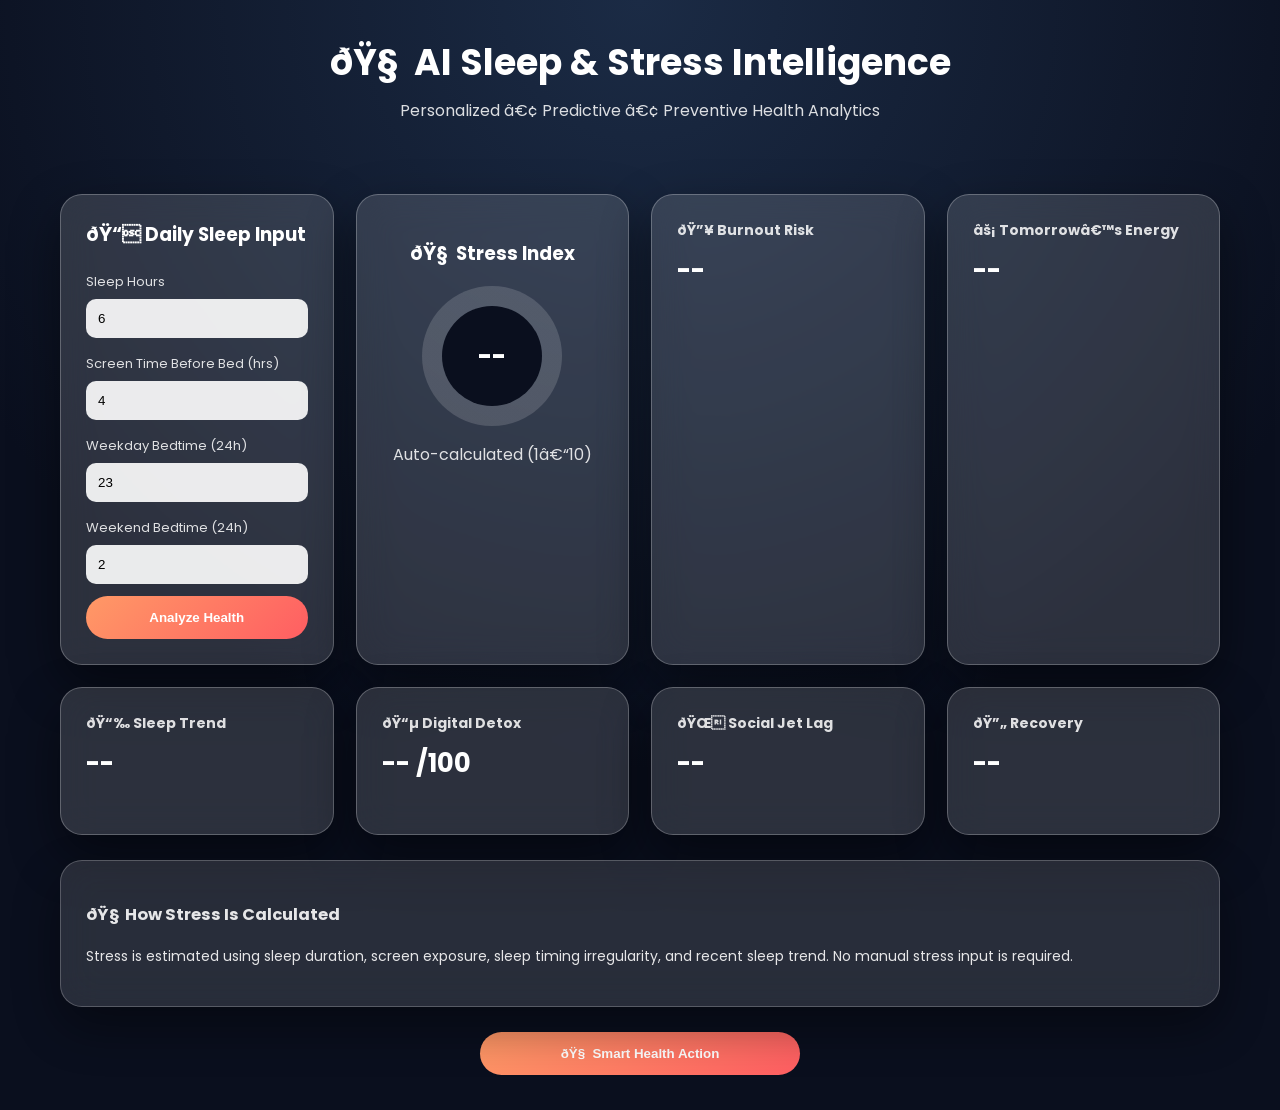
<file: SleepQualityPrediction/SleepQualityPrediction/frontend/advanced-sleep-dashboard.html>
﻿<!doctype html>
<html lang="en">
<head>
<meta charset="utf-8">
<title>AI Sleep & Stress Intelligence Dashboard</title>
<meta name="viewport" content="width=device-width, initial-scale=1">

<link href="https://fonts.googleapis.com/css2?family=Poppins:wght@300;400;600;700&display=swap" rel="stylesheet">

<style>
:root{
  --glass: rgba(255,255,255,0.14);
  --border: rgba(255,255,255,0.25);
  --accent1:#00c6ff;
  --accent2:#f0f;
}
*{box-sizing:border-box}
body{
  margin:0;
  font-family:'Poppins',sans-serif;
  background:
    radial-gradient(circle at top,#1b2b45,#0a0f1e 60%);
  color:#fff;
  min-height:100vh;
}
.header{
  padding:35px 20px;
  text-align:center;
}
.header h1{
  font-size:36px;
  margin:0;
  font-weight:700;
}
.header p{
  opacity:.85;
  margin-top:8px;
}

.container{
  max-width:1200px;
  margin:auto;
  padding:20px;
}

/* GLASS CARD */
.card{
  background:var(--glass);
  backdrop-filter:blur(18px);
  border:1px solid var(--border);
  border-radius:22px;
  padding:25px;
  box-shadow:0 20px 50px rgba(0,0,0,.45);
}

.grid{
  display:grid;
  grid-template-columns:repeat(auto-fit,minmax(260px,1fr));
  gap:22px;
}

/* INPUT */
.input-card h3{
  margin-top:0;
}
label{
  font-size:13px;
  opacity:.85;
}
input{
  width:100%;
  margin-top:6px;
  margin-bottom:12px;
  padding:12px;
  border-radius:10px;
  border:none;
  background:rgba(255,255,255,.9);
}
button{
  width:100%;
  padding:14px;
  border:none;
  border-radius:30px;
  font-weight:600;
  background:linear-gradient(135deg,#ff9966,#ff5e62);
  color:white;
  cursor:pointer;
  transition:.3s;
}
button:hover{
  transform:translateY(-3px);
  box-shadow:0 12px 30px rgba(0,0,0,.4);
}

/* SCORE CIRCLE */
.circle{
  width:140px;
  height:140px;
  margin:15px auto;
  border-radius:50%;
  background:conic-gradient(
    var(--accent1) calc(var(--value)*1%),
    rgba(255,255,255,.15) 0
  );
  display:flex;
  align-items:center;
  justify-content:center;
}
.circle span{
  background:#0a0f1e;
  width:100px;
  height:100px;
  border-radius:50%;
  display:flex;
  align-items:center;
  justify-content:center;
  font-size:26px;
  font-weight:700;
}

/* METRIC CARD */
.metric h4{
  margin:0;
  font-size:14px;
  opacity:.85;
}
.metric p{
  font-size:26px;
  font-weight:700;
  margin-top:10px;
}

/* STATUS COLORS */
.good{color:#00ffcc}
.warn{color:#ffd369}
.bad{color:#ff7675}

/* EXPLAIN */
.explain{
  font-size:14px;
  line-height:1.6;
  opacity:.9;
}

/* ACTION */
.action{
  margin-top:25px;
  text-align:center;
}
.action p{
  margin-top:12px;
  font-size:15px;
  opacity:.95;
}

/* MOBILE */
@media(max-width:600px){
  .header h1{font-size:28px}
}
</style>
</head>

<body>

<div class="header">
  <h1>ðŸ§  AI Sleep & Stress Intelligence</h1>
  <p>Personalized â€¢ Predictive â€¢ Preventive Health Analytics</p>
</div>

<div class="container">

<div class="grid">

<!-- INPUT -->
<div class="card input-card">
  <h3>ðŸ“ Daily Sleep Input</h3>

  <label>Sleep Hours</label>
  <input type="number" id="sleepHours" value="6">

  <label>Screen Time Before Bed (hrs)</label>
  <input type="number" id="screenTime" value="4">

  <label>Weekday Bedtime (24h)</label>
  <input type="number" id="weekdayBed" value="23">

  <label>Weekend Bedtime (24h)</label>
  <input type="number" id="weekendBed" value="2">

  <button onclick="analyze()">Analyze Health</button>
</div>

<!-- STRESS -->
<div class="card">
  <h3 style="text-align:center">ðŸ§  Stress Index</h3>
  <div class="circle" id="stressCircle" style="--value:0">
    <span id="stressIndex">--</span>
  </div>
  <p style="text-align:center;opacity:.85">Auto-calculated (1â€“10)</p>
</div>

<!-- METRICS -->
<div class="card metric">
  <h4>ðŸ”¥ Burnout Risk</h4>
  <p id="burnout">--</p>
</div>

<div class="card metric">
  <h4>âš¡ Tomorrowâ€™s Energy</h4>
  <p id="energy">--</p>
</div>

<div class="card metric">
  <h4>ðŸ“‰ Sleep Trend</h4>
  <p id="habit">--</p>
</div>

<div class="card metric">
  <h4>ðŸ“µ Digital Detox</h4>
  <p id="detoxText">-- /100</p>
</div>

<div class="card metric">
  <h4>ðŸŒ Social Jet Lag</h4>
  <p id="jetlag">--</p>
</div>

<div class="card metric">
  <h4>ðŸ”„ Recovery</h4>
  <p id="recovery">--</p>
</div>

</div>

<!-- EXPLANATION -->
<div class="card explain" style="margin-top:25px">
  <h3>ðŸ§  How Stress Is Calculated</h3>
  <p id="stressExplain">
    Stress is estimated using sleep duration, screen exposure,
    sleep timing irregularity, and recent sleep trend.
    No manual stress input is required.
  </p>
</div>

<div class="action">
  <button style="max-width:320px" onclick="smartAction()">ðŸ§  Smart Health Action</button>
  <p id="actionText"></p>
</div>

</div>

<script>
let history = JSON.parse(localStorage.getItem("sleepHistory")) || [];

function calculateStress(sleep, screen, weekday, weekend, history){
  let stress = 1;
  if(sleep < 6) stress += 3;
  else if(sleep < 7) stress += 2;
  if(screen >= 4) stress += 3;
  else if(screen >= 2) stress += 2;
  if(Math.abs(weekday - weekend) >= 3) stress += 2;
  if(history.length >= 3){
    const a=history.at(-3).sleep,b=history.at(-2).sleep,c=history.at(-1).sleep;
    if(a>b && b>c) stress += 2;
  }
  return Math.min(stress,10);
}

function analyze(){
  const sleep=+sleepHours.value;
  const screen=+screenTime.value;
  const weekday=+weekdayBed.value;
  const weekend=+weekendBed.value;

  history.push({sleep});
  if(history.length>7) history.shift();
  localStorage.setItem("sleepHistory",JSON.stringify(history));

  const stress=calculateStress(sleep,screen,weekday,weekend,history);
  stressIndex.innerText=stress;
  stressCircle.style.setProperty("--value",stress*10);

  burnout.innerText = stress>=7 && sleep<6 ? "HIGH âš ï¸" : "LOW âœ…";
  burnout.className = stress>=7 ? "bad" : "good";

  energy.innerText =
    sleep>=7?"ðŸ˜Š Energetic":sleep>=6?"ðŸ˜ Normal":"ðŸ˜´ Tired";

  habit.innerText =
    history.length>=3 &&
    history.at(-3).sleep>history.at(-2).sleep &&
    history.at(-2).sleep>history.at(-1).sleep
    ?"Declining âš ï¸":"Stable / Improving";

  let detox=Math.max(0,100-screen*15);
  detoxText.innerText=detox+" /100";

  jetlag.innerText =
    Math.abs(weekday-weekend)>=3?"Detected âš ï¸":"Normal âœ…";

  recovery.innerText =
    sleep>=8?"ðŸŸ¢ Good":sleep>=6?"ðŸŸ¡ Partial":"ðŸ”´ Poor";

  stressExplain.innerText=
    `Stress Index is derived from:
     Sleep = ${sleep} hrs,
     Screen = ${screen} hrs,
     Bedtime gap = ${Math.abs(weekday-weekend)} hrs,
     Recent sleep trend.`;
}

function smartAction(){
  if(burnout.innerText.includes("HIGH"))
    actionText.innerText="ðŸ›‘ High stress detected. Reduce workload & prioritize sleep.";
  else if(jetlag.innerText.includes("Detected"))
    actionText.innerText="â° Fix weekend sleep timing to stabilize body clock.";
  else
    actionText.innerText="âœ… You are doing well. Maintain this routine.";
}
</script>

</body>
</html>
</file>
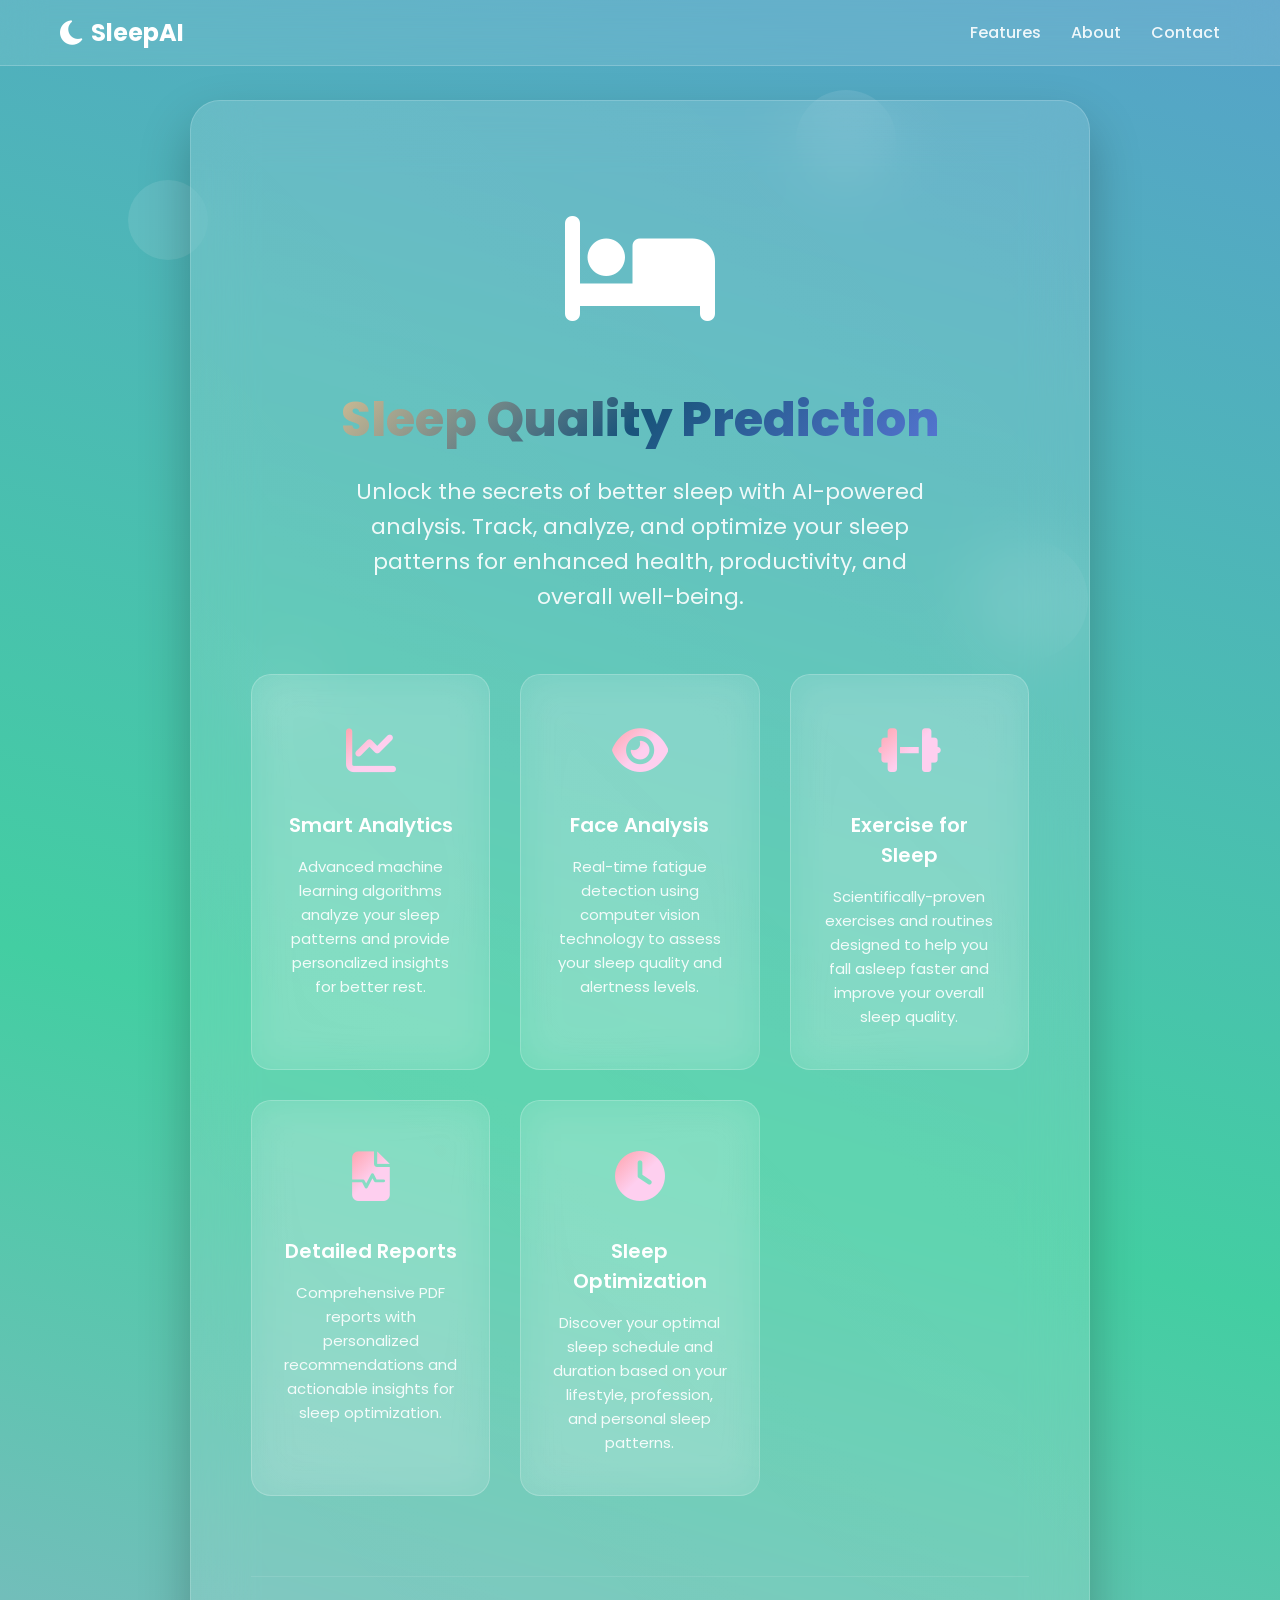
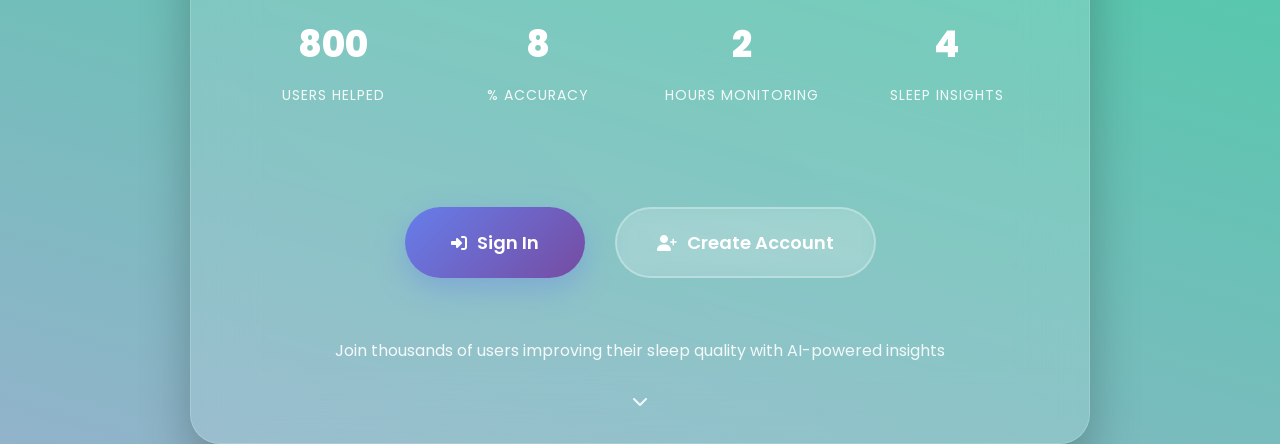
<file: SleepQualityPrediction/SleepQualityPrediction/frontend/face-analysis.html>
﻿<!DOCTYPE html>
<html lang="en">
<head>
    <meta charset="UTF-8">
    <meta name="viewport" content="width=device-width, initial-scale=1.0">
    <title>Face Analysis - Sleep Quality Assessment</title>
    <link href="https://fonts.googleapis.com/css2?family=Poppins:wght@300;400;600;700&display=swap" rel="stylesheet">
    <style>
        * {
            box-sizing: border-box;
            margin: 0;
            padding: 0;
        }

        body {
            font-family: 'Poppins', sans-serif;
            background: linear-gradient(135deg, #1e3c72 0%, #2a5298 25%, #667eea 50%, #764ba2 75%, #f093fb 100%);
            background-size: 400% 400%;
            animation: gradientShift 15s ease infinite;
            min-height: 100vh;
            padding: 20px;
            color: #fff;
            position: relative;
            overflow-x: hidden;
        }

        @keyframes gradientShift {
            0% { background-position: 0% 50%; }
            50% { background-position: 100% 50%; }
            100% { background-position: 0% 50%; }
        }

        /* Dynamic floating elements */
        body::before {
            content: '';
            position: fixed;
            top: 0;
            left: 0;
            width: 100%;
            height: 100%;
            background-image: 
                radial-gradient(circle at 15% 85%, rgba(102, 126, 234, 0.3) 0%, transparent 50%),
                radial-gradient(circle at 85% 15%, rgba(240, 147, 251, 0.3) 0%, transparent 50%),
                radial-gradient(circle at 45% 45%, rgba(67, 206, 162, 0.2) 0%, transparent 50%);
            z-index: -1;
            animation: floatingBackground 18s ease-in-out infinite;
        }

        @keyframes floatingBackground {
            0%, 100% { 
                transform: translateX(0px) translateY(0px) rotate(0deg);
                opacity: 0.8;
            }
            33% { 
                transform: translateX(20px) translateY(-20px) rotate(1deg);
                opacity: 1;
            }
            66% { 
                transform: translateX(-15px) translateY(15px) rotate(-1deg);
                opacity: 0.9;
            }
        }

        .container {
            max-width: 1200px;
            margin: 0 auto;
            background: linear-gradient(135deg, 
                rgba(255, 255, 255, 0.08) 0%, 
                rgba(255, 255, 255, 0.04) 100%);
            backdrop-filter: blur(25px);
            border-radius: 30px;
            padding: 40px;
            box-shadow: 
                0 25px 50px rgba(0, 0, 0, 0.15),
                inset 0 1px 0 rgba(255, 255, 255, 0.2);
            border: 1px solid rgba(255, 255, 255, 0.15);
            animation: containerFloat 8s ease-in-out infinite;
            position: relative;
            overflow: hidden;
        }

        .container::before {
            content: '';
            position: absolute;
            top: 0;
            left: 0;
            right: 0;
            bottom: 0;
            background: linear-gradient(45deg, 
                rgba(102, 126, 234, 0.03) 0%, 
                rgba(118, 75, 162, 0.03) 25%, 
                rgba(240, 147, 251, 0.03) 50%, 
                rgba(67, 206, 162, 0.03) 75%, 
                rgba(102, 126, 234, 0.03) 100%);
            background-size: 400% 400%;
            animation: gradientShift 20s ease infinite;
            border-radius: 30px;
            z-index: -1;
        }

        @keyframes containerFloat {
            0%, 100% { transform: translateY(0px); }
            50% { transform: translateY(-3px); }
        }

        .header {
            text-align: center;
            margin-bottom: 30px;
        }

        .header h1 {
            font-size: 2.5rem;
            margin-bottom: 10px;
            background: linear-gradient(45deg, #ffd89b, #19547b);
            -webkit-background-clip: text;
            -webkit-text-fill-color: transparent;
        }

        .header p {
            opacity: 0.9;
            font-size: 1.1rem;
        }

        .back-btn {
            position: absolute;
            top: 20px;
            left: 20px;
            background: rgba(255, 255, 255, 0.2);
            border: none;
            color: #fff;
            padding: 10px 20px;
            border-radius: 25px;
            cursor: pointer;
            text-decoration: none;
            font-weight: 600;
            transition: all 0.3s ease;
        }

        .back-btn:hover {
            background: rgba(255, 255, 255, 0.3);
            transform: translateY(-2px);
        }

        .upload-section {
            background: rgba(255, 255, 255, 0.15);
            border-radius: 15px;
            padding: 30px;
            text-align: center;
            margin-bottom: 30px;
            border: 2px dashed rgba(255, 255, 255, 0.3);
            transition: all 0.3s ease;
        }

        .upload-section:hover {
            border-color: rgba(255, 255, 255, 0.6);
        }

        .upload-options {
            display: grid;
            grid-template-columns: 1fr 1fr;
            gap: 20px;
            margin-bottom: 20px;
        }

        .upload-option {
            background: rgba(255, 255, 255, 0.1);
            border-radius: 15px;
            padding: 20px;
            cursor: pointer;
            transition: all 0.3s ease;
            border: 2px solid transparent;
        }

        .upload-option:hover {
            background: rgba(255, 255, 255, 0.2);
            border-color: rgba(255, 255, 255, 0.4);
            transform: translateY(-2px);
        }

        .upload-option.active {
            border-color: #ffd89b;
            background: rgba(255, 216, 155, 0.2);
        }

        .upload-icon {
            font-size: 3rem;
            margin-bottom: 15px;
            opacity: 0.8;
        }

        .upload-text {
            font-size: 1.1rem;
            margin-bottom: 10px;
            font-weight: 600;
        }

        .upload-subtext {
            opacity: 0.7;
            font-size: 0.85rem;
        }

        #imageInput {
            display: none;
        }

        .camera-section {
            display: none;
            margin-top: 20px;
        }

        .camera-container {
            position: relative;
            max-width: 400px;
            margin: 0 auto;
            border-radius: 15px;
            overflow: hidden;
            box-shadow: 0 10px 30px rgba(0, 0, 0, 0.3);
            background: #000;
        }

        #cameraVideo {
            width: 100%;
            height: auto;
            display: block;
            border-radius: 15px;
        }

        .camera-overlay {
            position: absolute;
            top: 50%;
            left: 50%;
            transform: translate(-50%, -50%);
            width: 200px;
            height: 200px;
            border: 3px solid rgba(255, 216, 155, 0.8);
            border-radius: 50%;
            pointer-events: none;
            box-shadow: 0 0 0 9999px rgba(0, 0, 0, 0.3);
        }

        .camera-instructions {
            margin: 15px 0;
            padding: 15px;
            background: rgba(255, 216, 155, 0.1);
            border-radius: 10px;
            border-left: 4px solid #ffd89b;
            font-size: 0.9rem;
            text-align: left;
        }

        .camera-instructions ul {
            margin: 10px 0;
            padding-left: 20px;
        }

        .camera-instructions li {
            margin: 5px 0;
        }

        .camera-countdown {
            position: absolute;
            top: 50%;
            left: 50%;
            transform: translate(-50%, -50%);
            font-size: 4rem;
            font-weight: bold;
            color: #ffd89b;
            text-shadow: 2px 2px 4px rgba(0, 0, 0, 0.8);
            z-index: 10;
            display: none;
        }

        .camera-countdown.show {
            display: block;
            animation: countdownPulse 1s ease-in-out;
        }

        @keyframes countdownPulse {
            0% { transform: translate(-50%, -50%) scale(0.5); opacity: 0; }
            50% { transform: translate(-50%, -50%) scale(1.2); opacity: 1; }
            100% { transform: translate(-50%, -50%) scale(1); opacity: 1; }
        }

        .camera-controls {
            margin-top: 20px;
            display: flex;
            justify-content: center;
            gap: 15px;
        }

        .camera-btn {
            background: linear-gradient(45deg, #667eea, #764ba2);
            border: none;
            color: white;
            padding: 12px 24px;
            border-radius: 25px;
            font-size: 1rem;
            font-weight: 600;
            cursor: pointer;
            transition: all 0.3s ease;
            display: flex;
            align-items: center;
            gap: 8px;
        }

        .camera-btn:hover {
            transform: translateY(-2px);
            box-shadow: 0 8px 20px rgba(102, 126, 234, 0.4);
        }

        .camera-btn.capture {
            background: linear-gradient(45deg, #ff6b6b, #ee5a24);
        }

        .camera-btn.capture:hover {
            box-shadow: 0 8px 20px rgba(238, 90, 36, 0.4);
        }

        .camera-btn:disabled {
            opacity: 0.6;
            cursor: not-allowed;
            transform: none;
        }

        .camera-error {
            background: rgba(231, 76, 60, 0.2);
            border: 1px solid #e74c3c;
            color: #fff;
            padding: 15px;
            border-radius: 10px;
            margin: 15px 0;
            display: none;
        }

        .preview-container {
            margin-top: 20px;
            display: none;
        }

        .image-preview {
            max-width: 300px;
            max-height: 300px;
            border-radius: 15px;
            box-shadow: 0 10px 30px rgba(0, 0, 0, 0.3);
            margin: 0 auto;
        }

        .analyze-btn {
            background: linear-gradient(45deg, #ff6b6b, #ee5a24);
            border: none;
            color: white;
            padding: 15px 30px;
            border-radius: 25px;
            font-size: 1.1rem;
            font-weight: 600;
            cursor: pointer;
            margin-top: 20px;
            transition: all 0.3s ease;
            display: none;
        }

        .analyze-btn:hover {
            transform: translateY(-3px);
            box-shadow: 0 10px 25px rgba(238, 90, 36, 0.4);
        }

        .analyze-btn:disabled {
            opacity: 0.6;
            cursor: not-allowed;
            transform: none;
        }

        .loading {
            display: none;
            text-align: center;
            margin: 30px 0;
        }

        .spinner {
            width: 50px;
            height: 50px;
            border: 4px solid rgba(255, 255, 255, 0.3);
            border-top: 4px solid #fff;
            border-radius: 50%;
            animation: spin 1s linear infinite;
            margin: 0 auto 20px;
        }

        @keyframes spin {
            0% { transform: rotate(0deg); }
            100% { transform: rotate(360deg); }
        }

        .results-section {
            display: none;
            margin-top: 30px;
        }

        .results-grid {
            display: grid;
            grid-template-columns: repeat(auto-fit, minmax(300px, 1fr));
            gap: 20px;
            margin-bottom: 30px;
        }

        .result-card {
            background: rgba(255, 255, 255, 0.15);
            border-radius: 15px;
            padding: 25px;
            backdrop-filter: blur(10px);
        }

        .result-card h3 {
            font-size: 1.3rem;
            margin-bottom: 15px;
            color: #ffd89b;
        }

        .score-display {
            font-size: 2.5rem;
            font-weight: 700;
            text-align: center;
            margin: 20px 0;
        }

        .score-good { color: #2ecc71; }
        .score-moderate { color: #f39c12; }
        .score-poor { color: #e74c3c; }

        .indicators-grid {
            display: grid;
            grid-template-columns: repeat(auto-fit, minmax(200px, 1fr));
            gap: 15px;
            margin: 20px 0;
        }

        .indicator-item {
            background: rgba(255, 255, 255, 0.1);
            padding: 15px;
            border-radius: 10px;
            text-align: center;
        }

        .indicator-label {
            font-size: 0.9rem;
            opacity: 0.8;
            margin-bottom: 5px;
        }

        .indicator-value {
            font-size: 1.1rem;
            font-weight: 600;
        }

        .recommendations-list {
            list-style: none;
            padding: 0;
        }

        .recommendations-list li {
            background: rgba(255, 255, 255, 0.1);
            margin: 10px 0;
            padding: 15px;
            border-radius: 10px;
            border-left: 4px solid #ffd89b;
        }

        .insights-list {
            list-style: none;
            padding: 0;
        }

        .insights-list li {
            background: rgba(255, 255, 255, 0.1);
            margin: 10px 0;
            padding: 15px;
            border-radius: 10px;
            border-left: 4px solid #74b9ff;
        }

        .error-message {
            background: rgba(231, 76, 60, 0.2);
            border: 1px solid #e74c3c;
            color: #fff;
            padding: 15px;
            border-radius: 10px;
            margin: 20px 0;
            display: none;
        }

        @media (max-width: 768px) {
            .container {
                padding: 20px;
                margin: 10px;
            }

            .header h1 {
                font-size: 2rem;
            }

            .results-grid {
                grid-template-columns: 1fr;
            }

            .back-btn {
                position: static;
                margin-bottom: 20px;
                display: inline-block;
            }

            .upload-options {
                grid-template-columns: 1fr;
            }

            .camera-controls {
                flex-direction: column;
                align-items: center;
            }

            .camera-btn {
                width: 200px;
                justify-content: center;
            }
        }
    </style>
</head>
<body>
    <div class="container">
        <a href="dashboard" class="back-btn">â† Back to Dashboard</a>
        
        <div class="header">
            <h1>ðŸ” Face Analysis for Sleep Quality</h1>
            <p>Upload your photo for AI-powered sleep quality assessment based on facial indicators</p>
        </div>

        <div class="upload-section">
            <h2>ðŸ“¸ Choose Your Method</h2>
            
            <div class="upload-options">
                <div class="upload-option" id="uploadOption" onclick="selectUploadMethod('upload')">
                    <div class="upload-icon">ðŸ“</div>
                    <div class="upload-text">Upload Photo</div>
                    <div class="upload-subtext">Choose from your device</div>
                </div>
                
                <div class="upload-option" id="cameraOption" onclick="selectUploadMethod('camera')">
                    <div class="upload-icon">ðŸ“·</div>
                    <div class="upload-text">Take Photo</div>
                    <div class="upload-subtext">Use your camera</div>
                </div>
            </div>

            <input type="file" id="imageInput" accept="image/*" />
            
            <div class="camera-section" id="cameraSection">
                <div class="camera-instructions">
                    <strong>ðŸ“‹ Camera Instructions:</strong>
                    <ul>
                        <li>Position your face within the circular guide</li>
                        <li>Ensure good lighting (natural light works best)</li>
                        <li>Look directly at the camera</li>
                        <li>Keep your face relaxed and natural</li>
                    </ul>
                </div>
                
                <div class="camera-container">
                    <video id="cameraVideo" autoplay playsinline muted></video>
                    <div class="camera-overlay"></div>
                    <div class="camera-countdown" id="cameraCountdown">3</div>
                    <canvas id="cameraCanvas" style="display: none;"></canvas>
                </div>
                
                <div class="camera-error" id="cameraError"></div>
                
                <div class="camera-controls">
                    <button class="camera-btn" id="startCameraBtn" onclick="startCamera()">
                        ðŸ“¹ Start Camera
                    </button>
                    <button class="camera-btn capture" id="captureBtn" onclick="capturePhoto()" disabled>
                        ðŸ“¸ Capture Photo
                    </button>
                    <button class="camera-btn" id="stopCameraBtn" onclick="stopCamera()" disabled>
                        â¹ï¸ Stop Camera
                    </button>
                </div>
            </div>
            
            <div class="preview-container" id="previewContainer">
                <img id="imagePreview" class="image-preview" alt="Preview" />
                <br>
                <button class="analyze-btn" id="analyzeBtn">ðŸ”¬ Analyze Face</button>
            </div>
        </div>

        <div class="loading" id="loadingSection">
            <div class="spinner"></div>
            <p>Analyzing your facial features for sleep quality indicators...</p>
        </div>

        <div class="error-message" id="errorMessage"></div>

        <div class="results-section" id="resultsSection">
            <div class="results-grid">
                <div class="result-card">
                    <h3>ðŸŽ¯ Overall Fatigue Score</h3>
                    <div class="score-display" id="fatigueScore">--</div>
                    <p id="fatigueDescription">Analysis pending...</p>
                </div>

                <div class="result-card">
                    <h3>ðŸ‘ï¸ Eye Analysis</h3>
                    <div class="indicators-grid">
                        <div class="indicator-item">
                            <div class="indicator-label">Eye Brightness</div>
                            <div class="indicator-value" id="eyeBrightness">--</div>
                        </div>
                        <div class="indicator-item">
                            <div class="indicator-label">Dark Circles</div>
                            <div class="indicator-value" id="darkCircles">--</div>
                        </div>
                        <div class="indicator-item">
                            <div class="indicator-label">Puffiness</div>
                            <div class="indicator-value" id="puffiness">--</div>
                        </div>
                    </div>
                </div>

                <div class="result-card">
                    <h3>ðŸŒŸ Skin Analysis</h3>
                    <div class="indicators-grid">
                        <div class="indicator-item">
                            <div class="indicator-label">Skin Health</div>
                            <div class="indicator-value" id="skinHealth">--</div>
                        </div>
                        <div class="indicator-item">
                            <div class="indicator-label">Complexion</div>
                            <div class="indicator-value" id="complexion">--</div>
                        </div>
                    </div>
                </div>

                <div class="result-card">
                    <h3>ðŸ” Sleep Quality Indicators</h3>
                    <div class="indicators-grid" id="sleepIndicators">
                        <!-- Dynamic content -->
                    </div>
                </div>
            </div>

            <div class="results-grid">
                <div class="result-card">
                    <h3>ðŸ’¡ Personalized Recommendations</h3>
                    <ul class="recommendations-list" id="recommendationsList">
                        <!-- Dynamic content -->
                    </ul>
                </div>

                <div class="result-card">
                    <h3>ðŸ“Š Detailed Insights</h3>
                    <ul class="insights-list" id="insightsList">
                        <!-- Dynamic content -->
                    </ul>
                </div>
            </div>
        </div>
    </div>

    <script>
        // Authentication check
        function checkAuth() {
            const token = localStorage.getItem('userToken');
            if (!token) {
                window.location.href = 'welcome.html';
                return false;
            }
            return true;
        }

        // Initialize
        if (!checkAuth()) {
            // Will redirect if not authenticated
        }

        const imageInput = document.getElementById('imageInput');
        const previewContainer = document.getElementById('previewContainer');
        const imagePreview = document.getElementById('imagePreview');
        const analyzeBtn = document.getElementById('analyzeBtn');
        const loadingSection = document.getElementById('loadingSection');
        const resultsSection = document.getElementById('resultsSection');
        const errorMessage = document.getElementById('errorMessage');

        // Camera elements
        const cameraSection = document.getElementById('cameraSection');
        const cameraVideo = document.getElementById('cameraVideo');
        const cameraCanvas = document.getElementById('cameraCanvas');
        const cameraError = document.getElementById('cameraError');
        const cameraCountdown = document.getElementById('cameraCountdown');
        const startCameraBtn = document.getElementById('startCameraBtn');
        const captureBtn = document.getElementById('captureBtn');
        const stopCameraBtn = document.getElementById('stopCameraBtn');

        let selectedImageData = null;
        let cameraStream = null;
        let currentMethod = null;
        let countdownTimer = null;

        // Method selection
        function selectUploadMethod(method) {
            currentMethod = method;
            
            // Reset UI
            document.getElementById('uploadOption').classList.remove('active');
            document.getElementById('cameraOption').classList.remove('active');
            cameraSection.style.display = 'none';
            previewContainer.style.display = 'none';
            hideError();
            hideCameraError();
            
            if (method === 'upload') {
                document.getElementById('uploadOption').classList.add('active');
                document.getElementById('imageInput').click();
            } else if (method === 'camera') {
                document.getElementById('cameraOption').classList.add('active');
                cameraSection.style.display = 'block';
            }
        }

        // Camera functions
        async function startCamera() {
            try {
                hideCameraError();
                
                const constraints = {
                    video: {
                        width: { ideal: 640 },
                        height: { ideal: 480 },
                        facingMode: 'user' // Front camera
                    }
                };

                cameraStream = await navigator.mediaDevices.getUserMedia(constraints);
                cameraVideo.srcObject = cameraStream;
                
                // Update button states
                startCameraBtn.disabled = true;
                captureBtn.disabled = false;
                stopCameraBtn.disabled = false;
                
                startCameraBtn.textContent = 'âœ… Camera Active';
                
            } catch (error) {
                console.error('Camera access error:', error);
                let errorMsg = 'Unable to access camera. ';
                
                if (error.name === 'NotAllowedError') {
                    errorMsg += 'Please allow camera access and try again.';
                } else if (error.name === 'NotFoundError') {
                    errorMsg += 'No camera found on this device.';
                } else if (error.name === 'NotSupportedError') {
                    errorMsg += 'Camera not supported in this browser.';
                } else {
                    errorMsg += 'Please check your camera and try again.';
                }
                
                showCameraError(errorMsg);
            }
        }

        function capturePhoto() {
            if (!cameraStream) {
                showCameraError('Camera not active. Please start the camera first.');
                return;
            }

            // Start countdown
            startCountdown();
        }

        function startCountdown() {
            let count = 3;
            cameraCountdown.textContent = count;
            cameraCountdown.classList.add('show');
            
            // Disable capture button during countdown
            captureBtn.disabled = true;
            captureBtn.textContent = 'â³ Get Ready...';

            countdownTimer = setInterval(() => {
                count--;
                if (count > 0) {
                    cameraCountdown.textContent = count;
                    // Restart animation
                    cameraCountdown.classList.remove('show');
                    setTimeout(() => cameraCountdown.classList.add('show'), 10);
                } else {
                    cameraCountdown.textContent = 'ðŸ“¸';
                    setTimeout(() => {
                        takePicture();
                        cameraCountdown.classList.remove('show');
                        clearInterval(countdownTimer);
                        
                        // Re-enable capture button
                        captureBtn.disabled = false;
                        captureBtn.textContent = 'ðŸ“¸ Capture Photo';
                    }, 500);
                }
            }, 1000);
        }

        function takePicture() {
            // Set canvas dimensions to match video
            const videoWidth = cameraVideo.videoWidth;
            const videoHeight = cameraVideo.videoHeight;
            
            cameraCanvas.width = videoWidth;
            cameraCanvas.height = videoHeight;

            // Draw current video frame to canvas
            const context = cameraCanvas.getContext('2d');
            context.drawImage(cameraVideo, 0, 0, videoWidth, videoHeight);

            // Convert canvas to base64 image data
            selectedImageData = cameraCanvas.toDataURL('image/jpeg', 0.8);
            
            // Show preview
            imagePreview.src = selectedImageData;
            previewContainer.style.display = 'block';
            analyzeBtn.style.display = 'inline-block';
            
            // Stop camera after capture
            stopCamera();
            
            hideError();
            hideCameraError();
        }

        function stopCamera() {
            if (cameraStream) {
                cameraStream.getTracks().forEach(track => track.stop());
                cameraStream = null;
                cameraVideo.srcObject = null;
            }
            
            // Clear any active countdown
            if (countdownTimer) {
                clearInterval(countdownTimer);
                countdownTimer = null;
                cameraCountdown.classList.remove('show');
            }
            
            // Reset button states
            startCameraBtn.disabled = false;
            captureBtn.disabled = true;
            stopCameraBtn.disabled = true;
            
            startCameraBtn.textContent = 'ðŸ“¹ Start Camera';
            captureBtn.textContent = 'ðŸ“¸ Capture Photo';
        }

        function showCameraError(message) {
            cameraError.textContent = message;
            cameraError.style.display = 'block';
        }

        function hideCameraError() {
            cameraError.style.display = 'none';
        }

        // Handle image selection from file input
        imageInput.addEventListener('change', function(e) {
            const file = e.target.files[0];
            if (!file) return;

            // Validate file type
            if (!file.type.startsWith('image/')) {
                showError('Please select a valid image file.');
                return;
            }

            // Validate file size (10MB limit)
            if (file.size > 10 * 1024 * 1024) {
                showError('File size must be less than 10MB.');
                return;
            }

            const reader = new FileReader();
            reader.onload = function(e) {
                selectedImageData = e.target.result;
                imagePreview.src = selectedImageData;
                previewContainer.style.display = 'block';
                analyzeBtn.style.display = 'inline-block';
                hideError();
            };
            reader.readAsDataURL(file);
        });

        // Handle analysis
        analyzeBtn.addEventListener('click', async function() {
            if (!selectedImageData) {
                showError('Please select an image first.');
                return;
            }

            const token = localStorage.getItem('userToken');
            if (!token) {
                window.location.href = 'welcome.html';
                return;
            }

            // Show loading
            loadingSection.style.display = 'block';
            resultsSection.style.display = 'none';
            analyzeBtn.disabled = true;
            hideError();

            try {
                const response = await fetch('/analyze-face-image', {
                    method: 'POST',
                    headers: {
                        'Content-Type': 'application/json',
                        'Authorization': `Bearer ${token}`
                    },
                    body: JSON.stringify({
                        image: selectedImageData
                    })
                });

                const data = await response.json();

                if (data.success) {
                    displayResults(data.analysis);
                } else {
                    showError(data.error || 'Analysis failed. Please try again.');
                }
            } catch (error) {
                console.error('Analysis error:', error);
                showError('Network error. Please check your connection and try again.');
            } finally {
                loadingSection.style.display = 'none';
                analyzeBtn.disabled = false;
            }
        });

        function displayResults(analysis) {
            // Overall fatigue score
            const fatigueScore = Math.round(analysis.overall_fatigue_score);
            document.getElementById('fatigueScore').textContent = fatigueScore + '/100';
            
            let scoreClass, description;
            if (fatigueScore < 30) {
                scoreClass = 'score-good';
                description = 'Excellent! You look well-rested with minimal signs of fatigue.';
            } else if (fatigueScore < 60) {
                scoreClass = 'score-moderate';
                description = 'Moderate fatigue detected. Consider improving your sleep routine.';
            } else {
                scoreClass = 'score-poor';
                description = 'High fatigue levels detected. Prioritize better sleep and rest.';
            }
            
            document.getElementById('fatigueScore').className = `score-display ${scoreClass}`;
            document.getElementById('fatigueDescription').textContent = description;

            // Eye analysis
            const eyeAnalysis = analysis.eye_analysis;
            document.getElementById('eyeBrightness').textContent = Math.round(eyeAnalysis.eye_brightness);
            document.getElementById('darkCircles').textContent = Math.round(eyeAnalysis.dark_circle_intensity);
            document.getElementById('puffiness').textContent = Math.round(eyeAnalysis.puffiness_indicator);

            // Skin analysis
            const skinAnalysis = analysis.skin_analysis;
            document.getElementById('skinHealth').textContent = Math.round(skinAnalysis.overall_skin_health) + '%';
            document.getElementById('complexion').textContent = Math.round(analysis.color_analysis.overall_complexion_health) + '%';

            // Sleep quality indicators
            const indicators = analysis.sleep_quality_indicators;
            const indicatorsContainer = document.getElementById('sleepIndicators');
            indicatorsContainer.innerHTML = '';
            
            Object.entries(indicators).forEach(([key, value]) => {
                const indicatorDiv = document.createElement('div');
                indicatorDiv.className = 'indicator-item';
                indicatorDiv.innerHTML = `
                    <div class="indicator-label">${formatIndicatorName(key)}</div>
                    <div class="indicator-value">${value}</div>
                `;
                indicatorsContainer.appendChild(indicatorDiv);
            });

            // Recommendations
            const recommendationsList = document.getElementById('recommendationsList');
            recommendationsList.innerHTML = '';
            analysis.recommendations.forEach(rec => {
                const li = document.createElement('li');
                li.textContent = rec;
                recommendationsList.appendChild(li);
            });

            // Insights
            const insightsList = document.getElementById('insightsList');
            insightsList.innerHTML = '';
            analysis.detailed_insights.forEach(insight => {
                const li = document.createElement('li');
                li.textContent = insight;
                insightsList.appendChild(li);
            });

            // Show results
            resultsSection.style.display = 'block';
        }

        function formatIndicatorName(name) {
            return name.replace(/_/g, ' ').replace(/\b\w/g, l => l.toUpperCase());
        }

        function showError(message) {
            errorMessage.textContent = message;
            errorMessage.style.display = 'block';
        }

        function hideError() {
            errorMessage.style.display = 'none';
        }

        // Cleanup camera when page is closed
        window.addEventListener('beforeunload', function() {
            stopCamera();
        });

        // Check for camera support
        window.addEventListener('load', function() {
            if (!navigator.mediaDevices || !navigator.mediaDevices.getUserMedia) {
                document.getElementById('cameraOption').style.opacity = '0.5';
                document.getElementById('cameraOption').style.cursor = 'not-allowed';
                document.getElementById('cameraOption').onclick = function() {
                    showError('Camera access is not supported in this browser. Please use the upload option.');
                };
            }
        });
    </script>
</body>
</html>
</file>
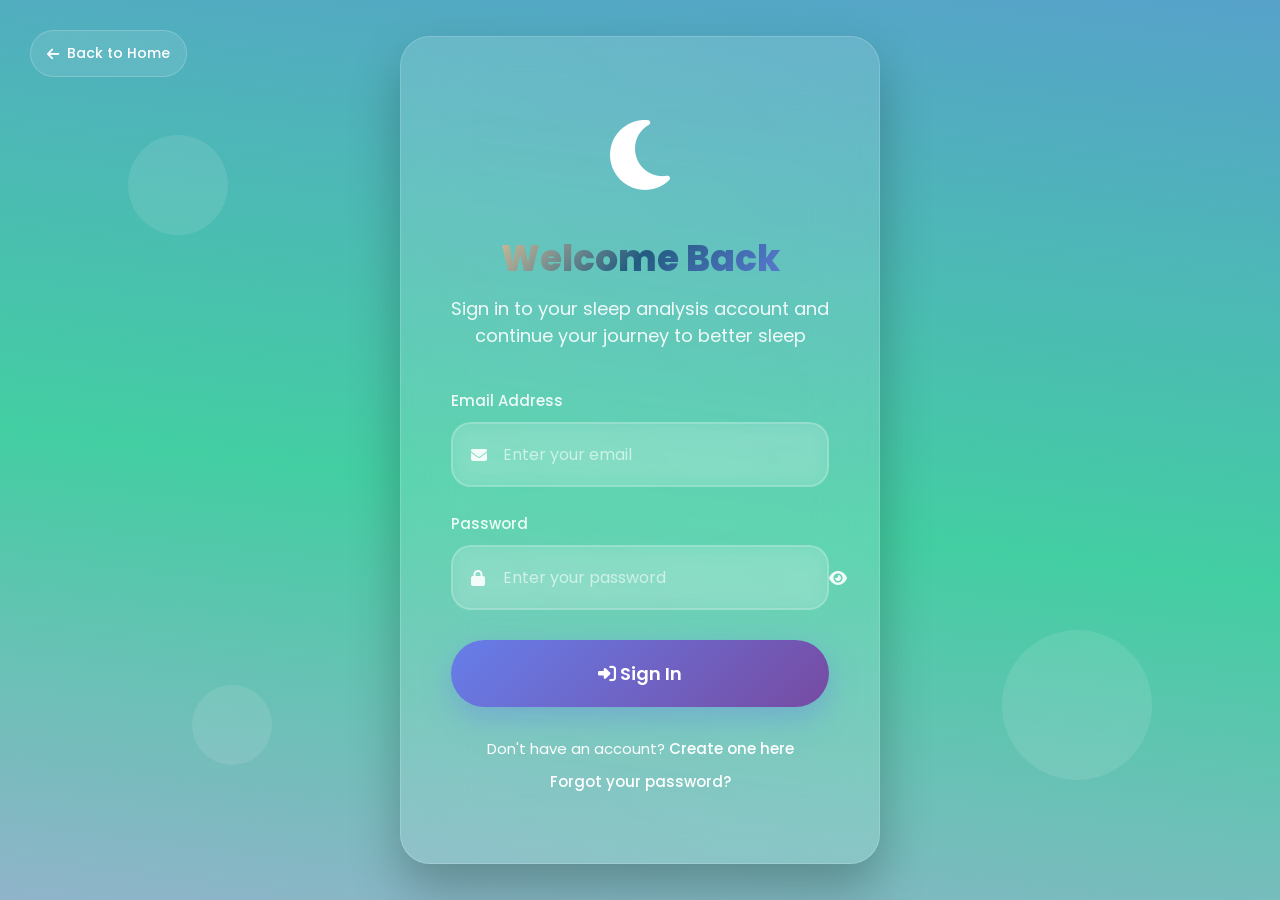
<file: SleepQualityPrediction/SleepQualityPrediction/frontend/login.html>
﻿<!doctype html>
<html lang="en">
<head>
<meta charset="utf-8" />
<title>Login - Sleep Quality Prediction</title>
<meta name="viewport" content="width=device-width, initial-scale=1" />

<!-- Google Fonts -->
<link href="https://fonts.googleapis.com/css2?family=Poppins:wght@300;400;500;600;700;800&family=Inter:wght@300;400;500;600;700&display=swap" rel="stylesheet">
<!-- Font Awesome for Icons -->
<link rel="stylesheet" href="https://cdnjs.cloudflare.com/ajax/libs/font-awesome/6.4.0/css/all.min.css">

<style>
/* CSS Variables for Consistent Theming */
:root {
  --primary-gradient: linear-gradient(135deg, #667eea 0%, #764ba2 25%, #f093fb 50%, #43cea2 75%, #667eea 100%);
  --glass-bg: rgba(255, 255, 255, 0.1);
  --glass-border: rgba(255, 255, 255, 0.2);
  --text-primary: #ffffff;
  --text-secondary: rgba(255, 255, 255, 0.9);
  --shadow-light: 0 8px 32px rgba(31, 38, 135, 0.37);
  --shadow-heavy: 0 25px 50px rgba(0, 0, 0, 0.25);
  --border-radius: 20px;
  --transition: all 0.4s cubic-bezier(0.175, 0.885, 0.32, 1.275);
}

* {
  box-sizing: border-box;
  margin: 0;
  padding: 0;
}

body {
  font-family: 'Poppins', sans-serif;
  background: var(--primary-gradient);
  background-size: 400% 400%;
  animation: gradientShift 20s ease infinite;
  min-height: 100vh;
  display: flex;
  align-items: center;
  justify-content: center;
  padding: 20px;
  color: var(--text-primary);
  position: relative;
  overflow: hidden;
}

@keyframes gradientShift {
  0% { background-position: 0% 50%; }
  25% { background-position: 100% 50%; }
  50% { background-position: 100% 100%; }
  75% { background-position: 0% 100%; }
  100% { background-position: 0% 50%; }
}

/* Animated Background Elements */
.bg-elements {
  position: fixed;
  top: 0;
  left: 0;
  width: 100%;
  height: 100%;
  pointer-events: none;
  z-index: -1;
}

.floating-shape {
  position: absolute;
  border-radius: 50%;
  background: rgba(255, 255, 255, 0.1);
  animation: float 8s ease-in-out infinite;
}

.shape-1 {
  width: 100px;
  height: 100px;
  top: 15%;
  left: 10%;
  animation-delay: 0s;
}

.shape-2 {
  width: 150px;
  height: 150px;
  top: 70%;
  right: 10%;
  animation-delay: 3s;
}

.shape-3 {
  width: 80px;
  height: 80px;
  bottom: 15%;
  left: 15%;
  animation-delay: 6s;
}

@keyframes float {
  0%, 100% { 
    transform: translateY(0px) rotate(0deg);
    opacity: 0.3;
  }
  50% { 
    transform: translateY(-30px) rotate(180deg);
    opacity: 0.7;
  }
}

/* Back Button */
.back-btn {
  position: absolute;
  top: 30px;
  left: 30px;
  background: var(--glass-bg);
  backdrop-filter: blur(20px);
  border: 1px solid var(--glass-border);
  color: var(--text-primary);
  padding: 12px 16px;
  border-radius: 50px;
  text-decoration: none;
  font-weight: 500;
  transition: var(--transition);
  display: flex;
  align-items: center;
  gap: 8px;
  font-size: 14px;
}

.back-btn:hover {
  background: rgba(255, 255, 255, 0.15);
  transform: translateX(-5px);
  box-shadow: var(--shadow-light);
}

/* Auth Container */
.auth-container {
  max-width: 480px;
  width: 100%;
  background: var(--glass-bg);
  backdrop-filter: blur(30px);
  border-radius: 30px;
  padding: 60px 50px;
  box-shadow: var(--shadow-heavy);
  text-align: center;
  border: 1px solid var(--glass-border);
  animation: slideUp 0.8s ease-out;
  position: relative;
  overflow: hidden;
}

.auth-container::before {
  content: '';
  position: absolute;
  top: -50%;
  left: -50%;
  width: 200%;
  height: 200%;
  background: linear-gradient(45deg, transparent, rgba(255,255,255,0.05), transparent);
  animation: shimmer 4s ease-in-out infinite;
  pointer-events: none;
}

@keyframes shimmer {
  0% { transform: translateX(-100%) translateY(-100%) rotate(45deg); }
  100% { transform: translateX(100%) translateY(100%) rotate(45deg); }
}

@keyframes slideUp {
  from {
    opacity: 0;
    transform: translateY(30px);
  }
  to {
    opacity: 1;
    transform: translateY(0);
  }
}

/* Header */
.auth-header {
  margin-bottom: 40px;
}

.auth-icon {
  font-size: 80px;
  margin-bottom: 20px;
  display: inline-block;
  animation: iconFloat 3s ease-in-out infinite;
}

@keyframes iconFloat {
  0%, 100% { transform: translateY(0px) rotate(0deg); }
  50% { transform: translateY(-10px) rotate(5deg); }
}

h1 {
  font-size: 36px;
  margin-bottom: 15px;
  background: linear-gradient(135deg, #ffd89b, #19547b, #667eea);
  -webkit-background-clip: text;
  -webkit-text-fill-color: transparent;
  background-clip: text;
  font-weight: 800;
  line-height: 1.2;
}

.subtitle {
  font-size: 18px;
  color: var(--text-secondary);
  margin-bottom: 40px;
  font-weight: 400;
  line-height: 1.5;
}

/* Form Styles */
.form-group {
  margin-bottom: 25px;
  text-align: left;
  position: relative;
}

.form-group label {
  display: block;
  margin-bottom: 10px;
  font-weight: 500;
  font-size: 15px;
  color: var(--text-secondary);
}

.input-wrapper {
  position: relative;
}

.input-wrapper i {
  position: absolute;
  left: 20px;
  top: 50%;
  transform: translateY(-50%);
  color: var(--text-secondary);
  font-size: 16px;
  z-index: 1;
}

input[type="email"], 
input[type="password"] {
  width: 100%;
  padding: 18px 20px 18px 50px;
  border: 2px solid var(--glass-border);
  border-radius: var(--border-radius);
  background: var(--glass-bg);
  backdrop-filter: blur(10px);
  color: var(--text-primary);
  font-size: 16px;
  font-family: 'Poppins', sans-serif;
  transition: var(--transition);
}

input[type="email"]::placeholder, 
input[type="password"]::placeholder {
  color: rgba(255, 255, 255, 0.6);
}

input[type="email"]:focus, 
input[type="password"]:focus {
  outline: none;
  background: rgba(255, 255, 255, 0.15);
  border-color: rgba(255, 255, 255, 0.5);
  box-shadow: 0 0 0 4px rgba(255, 255, 255, 0.1);
  transform: translateY(-2px);
}

/* Button Styles */
.btn {
  width: 100%;
  padding: 20px;
  border: none;
  border-radius: 50px;
  background: linear-gradient(135deg, #667eea, #764ba2);
  color: var(--text-primary);
  font-weight: 600;
  font-size: 18px;
  cursor: pointer;
  transition: var(--transition);
  margin-top: 30px;
  position: relative;
  overflow: hidden;
  box-shadow: 0 10px 30px rgba(102, 126, 234, 0.4);
  font-family: 'Poppins', sans-serif;
  display: flex;
  align-items: center;
  justify-content: center;
  gap: 10px;
}

.btn::before {
  content: '';
  position: absolute;
  top: 0;
  left: -100%;
  width: 100%;
  height: 100%;
  background: linear-gradient(90deg, transparent, rgba(255, 255, 255, 0.2), transparent);
  transition: left 0.6s ease;
}

.btn:hover::before {
  left: 100%;
}

.btn:hover {
  transform: translateY(-5px) scale(1.02);
  box-shadow: 0 20px 40px rgba(102, 126, 234, 0.5);
}

.btn:disabled {
  opacity: 0.7;
  cursor: not-allowed;
  transform: none;
}

/* Loading Spinner */
.spinner {
  width: 20px;
  height: 20px;
  border: 2px solid rgba(255, 255, 255, 0.3);
  border-top: 2px solid var(--text-primary);
  border-radius: 50%;
  animation: spin 1s linear infinite;
  display: none;
}

@keyframes spin {
  100% { transform: rotate(360deg); }
}

/* Auth Links */
.auth-links {
  margin-top: 30px;
  font-size: 15px;
}

.auth-links p {
  margin-bottom: 10px;
}

.auth-links a {
  color: var(--text-primary);
  text-decoration: none;
  font-weight: 500;
  transition: var(--transition);
  position: relative;
}

.auth-links a::after {
  content: '';
  position: absolute;
  bottom: -2px;
  left: 0;
  width: 0;
  height: 2px;
  background: linear-gradient(45deg, #667eea, #764ba2);
  transition: width 0.3s ease;
}

.auth-links a:hover::after {
  width: 100%;
}

.auth-links a:hover {
  color: #fff;
}

/* Alert Messages */
.alert {
  padding: 15px 20px;
  border-radius: var(--border-radius);
  margin-bottom: 25px;
  font-size: 14px;
  font-weight: 500;
  display: none;
  animation: slideDown 0.3s ease-out;
}

@keyframes slideDown {
  from {
    opacity: 0;
    transform: translateY(-10px);
  }
  to {
    opacity: 1;
    transform: translateY(0);
  }
}

.alert.error {
  background: rgba(255, 107, 107, 0.2);
  color: #ff6b6b;
  border: 1px solid rgba(255, 107, 107, 0.3);
}

.alert.success {
  background: rgba(67, 206, 162, 0.2);
  color: #43cea2;
  border: 1px solid rgba(67, 206, 162, 0.3);
}

/* Responsive Design */
@media (max-width: 768px) {
  .back-btn {
    top: 20px;
    left: 20px;
    padding: 10px 14px;
    font-size: 13px;
  }
  
  .auth-container {
    padding: 40px 30px;
    margin: 20px;
  }
  
  h1 {
    font-size: 28px;
  }
  
  .subtitle {
    font-size: 16px;
  }
  
  .auth-icon {
    font-size: 60px;
  }
}

@media (max-width: 480px) {
  .auth-container {
    padding: 30px 20px;
  }
  
  h1 {
    font-size: 24px;
  }
  
  input[type="email"], 
  input[type="password"] {
    padding: 16px 18px 16px 45px;
    font-size: 15px;
  }
  
  .btn {
    padding: 18px;
    font-size: 16px;
  }
}

/* Enhanced Visual Effects */
.auth-container:hover {
  box-shadow: 
    0 35px 70px rgba(0, 0, 0, 0.3),
    inset 0 1px 0 rgba(255, 255, 255, 0.3);
}

/* Focus States */
input:focus + .input-icon {
  color: var(--text-primary);
}

/* Password Toggle */
.password-toggle {
  position: absolute;
  right: 20px;
  top: 50%;
  transform: translateY(-50%);
  background: none;
  border: none;
  color: var(--text-secondary);
  cursor: pointer;
  font-size: 16px;
  transition: var(--transition);
}

.password-toggle:hover {
  color: var(--text-primary);
}

/* =====================================================
   MOBILE-FIRST UI POLISH
   ===================================================== */

@media (max-width: 480px) {

  html, body {
    width: 100%;
    max-width: 100%;
    min-height: 100dvh;
    overflow-x: hidden;
  }

  body {
    padding: 12px;
    align-items: flex-start;
  }

  .bg-elements {
    position: fixed;
    inset: 0;
    overflow: hidden;
  }

  .shape-1 {
    width: 70px;
    height: 70px;
  }

  .shape-2 {
    width: 100px;
    height: 100px;
  }

  .shape-3 {
    width: 55px;
    height: 55px;
  }

  .back-btn {
    top: 12px;
    left: 12px;
    padding: 9px 12px;
    font-size: 12px;
    gap: 6px;
    z-index: 20;
  }

  .auth-container {
    width: 100%;
    max-width: 390px;
    margin: 58px auto 15px;
    padding: 28px 18px 24px;
    border-radius: 22px;
  }

  .auth-header {
    margin-bottom: 24px;
  }

  .auth-icon {
    font-size: 48px;
    margin-bottom: 12px;
  }

  h1 {
    font-size: 23px;
    line-height: 1.2;
    margin-bottom: 9px;
  }

  .subtitle {
    font-size: 13px;
    line-height: 1.55;
    margin-bottom: 24px;
  }

  .form-group {
    margin-bottom: 18px;
  }

  .form-group label {
    font-size: 13px;
    margin-bottom: 7px;
  }

  input[type="email"],
  input[type="password"] {
    width: 100%;
    min-height: 52px;
    padding: 14px 48px 14px 44px;
    font-size: 16px;
    border-radius: 15px;
  }

  .input-wrapper i {
    left: 15px;
    font-size: 15px;
  }

  .password-toggle {
    right: 8px;
    width: 42px;
    height: 42px;
    padding: 0;
    display: flex;
    align-items: center;
    justify-content: center;
  }

  .btn {
    width: 100%;
    min-height: 52px;
    margin-top: 20px;
    padding: 14px;
    font-size: 15px;
    border-radius: 15px;
  }

  .auth-links {
    margin-top: 22px;
    font-size: 13px;
    line-height: 1.6;
  }

  .auth-links p {
    margin-bottom: 8px;
  }

  .alert {
    padding: 12px 14px;
    margin-bottom: 18px;
    font-size: 13px;
    line-height: 1.45;
  }
}

/* Very small phones: 320–360px */
@media (max-width: 360px) {

  body {
    padding: 8px;
  }

  .back-btn {
    top: 8px;
    left: 8px;
    padding: 8px 10px;
    font-size: 11px;
  }

  .auth-container {
    margin-top: 52px;
    padding: 24px 14px 20px;
    border-radius: 18px;
  }

  .auth-icon {
    font-size: 42px;
  }

  h1 {
    font-size: 21px;
  }

  .subtitle {
    font-size: 12px;
  }

  input[type="email"],
  input[type="password"] {
    min-height: 50px;
    font-size: 16px;
  }

  .btn {
    min-height: 50px;
    font-size: 14px;
  }
}
</style>
</head>

<body>
<!-- Animated Background Elements -->
<div class="bg-elements">
  <div class="floating-shape shape-1"></div>
  <div class="floating-shape shape-2"></div>
  <div class="floating-shape shape-3"></div>
</div>

<!-- Back Button -->
<a href="welcome.html" class="back-btn">
  <i class="fas fa-arrow-left"></i>
  Back to Home
</a>

<div class="auth-container">
  <div class="auth-header">
    <div class="auth-icon">
      <i class="fas fa-moon"></i>
    </div>
    <h1>Welcome Back</h1>
    <p class="subtitle">Sign in to your sleep analysis account and continue your journey to better sleep</p>
  </div>

  <div id="errorMsg" class="alert error"></div>
  <div id="successMsg" class="alert success"></div>

  <form id="loginForm">
    <div class="form-group">
      <label for="email">Email Address</label>
      <div class="input-wrapper">
        <i class="fas fa-envelope"></i>
        <input type="email" id="email" name="email" placeholder="Enter your email" required>
      </div>
    </div>

    <div class="form-group">
      <label for="password">Password</label>
      <div class="input-wrapper">
        <i class="fas fa-lock"></i>
        <input type="password" id="password" name="password" placeholder="Enter your password" required>
        <button type="button" class="password-toggle" id="passwordToggle">
          <i class="fas fa-eye"></i>
        </button>
      </div>
    </div>

    <button type="submit" class="btn" id="loginBtn">
      <span id="loginText">
        <i class="fas fa-sign-in-alt"></i>
        Sign In
      </span>
      <div id="loginSpinner" class="spinner"></div>
    </button>
  </form>

  <div class="auth-links">
    <p>Don't have an account? <a href="register.html">Create one here</a></p>
    <p><a href="#" id="forgotPassword">Forgot your password?</a></p>
  </div>
</div>

<script>
// DOM Elements
const loginForm = document.getElementById('loginForm');
const errorMsg = document.getElementById('errorMsg');
const successMsg = document.getElementById('successMsg');
const loginText = document.getElementById('loginText');
const loginSpinner = document.getElementById('loginSpinner');
const loginBtn = document.getElementById('loginBtn');
const passwordToggle = document.getElementById('passwordToggle');
const passwordInput = document.getElementById('password');

// Password Toggle Functionality
passwordToggle.addEventListener('click', () => {
  const type = passwordInput.getAttribute('type') === 'password' ? 'text' : 'password';
  passwordInput.setAttribute('type', type);
  
  const icon = passwordToggle.querySelector('i');
  icon.classList.toggle('fa-eye');
  icon.classList.toggle('fa-eye-slash');
});

// Form Submission
loginForm.addEventListener('submit', async (e) => {
  e.preventDefault();
  
  const email = document.getElementById('email').value;
  const password = document.getElementById('password').value;

  // Show loading state
  loginBtn.disabled = true;
  loginText.style.display = 'none';
  loginSpinner.style.display = 'block';
  hideAlerts();

  try {
    const response = await fetch('/login', {
      method: 'POST',
      headers: {
        'Content-Type': 'application/json',
      },
      body: JSON.stringify({ email, password })
    });

    const data = await response.json();

    if (response.ok) {
      // Store user session
      localStorage.setItem('userToken', data.token);
      localStorage.setItem('userName', data.user.name);
      localStorage.setItem('userEmail', data.user.email);
      
      showSuccess('Login successful! Redirecting to dashboard...');
      
      // Redirect to main dashboard
      setTimeout(() => {
        window.location.href = 'dashboard';
      }, 1500);
    } else {
      showError(data.error || 'Login failed. Please check your credentials and try again.');
    }
  } catch (error) {
    showError('Network error. Please check your connection and try again.');
  } finally {
    // Reset loading state
    loginBtn.disabled = false;
    loginText.style.display = 'flex';
    loginSpinner.style.display = 'none';
  }
});

// Alert Functions
function showError(message) {
  errorMsg.textContent = message;
  errorMsg.style.display = 'block';
  successMsg.style.display = 'none';
}

function showSuccess(message) {
  successMsg.textContent = message;
  successMsg.style.display = 'block';
  errorMsg.style.display = 'none';
}

function hideAlerts() {
  errorMsg.style.display = 'none';
  successMsg.style.display = 'none';
}

// Forgot Password Handler
document.getElementById('forgotPassword').addEventListener('click', (e) => {
  e.preventDefault();
  showError('Password reset functionality will be implemented soon! Please contact support if needed.');
});

// Check if user is already logged in
if (localStorage.getItem('userToken')) {
  window.location.href = 'dashboard';
}

// Enhanced Input Focus Effects
document.querySelectorAll('input').forEach(input => {
  input.addEventListener('focus', function() {
    this.parentElement.style.transform = 'translateY(-2px)';
  });
  
  input.addEventListener('blur', function() {
    this.parentElement.style.transform = 'translateY(0)';
  });
});

// Dynamic Background Animation
let gradientAngle = 0;
setInterval(() => {
  gradientAngle += 0.5;
  document.body.style.backgroundImage = `
    linear-gradient(${gradientAngle}deg, 
      #667eea 0%, 
      #764ba2 25%, 
      #f093fb 50%, 
      #43cea2 75%, 
      #667eea 100%
    )`;
}, 100);
</script>

</body>
</html>
</file>
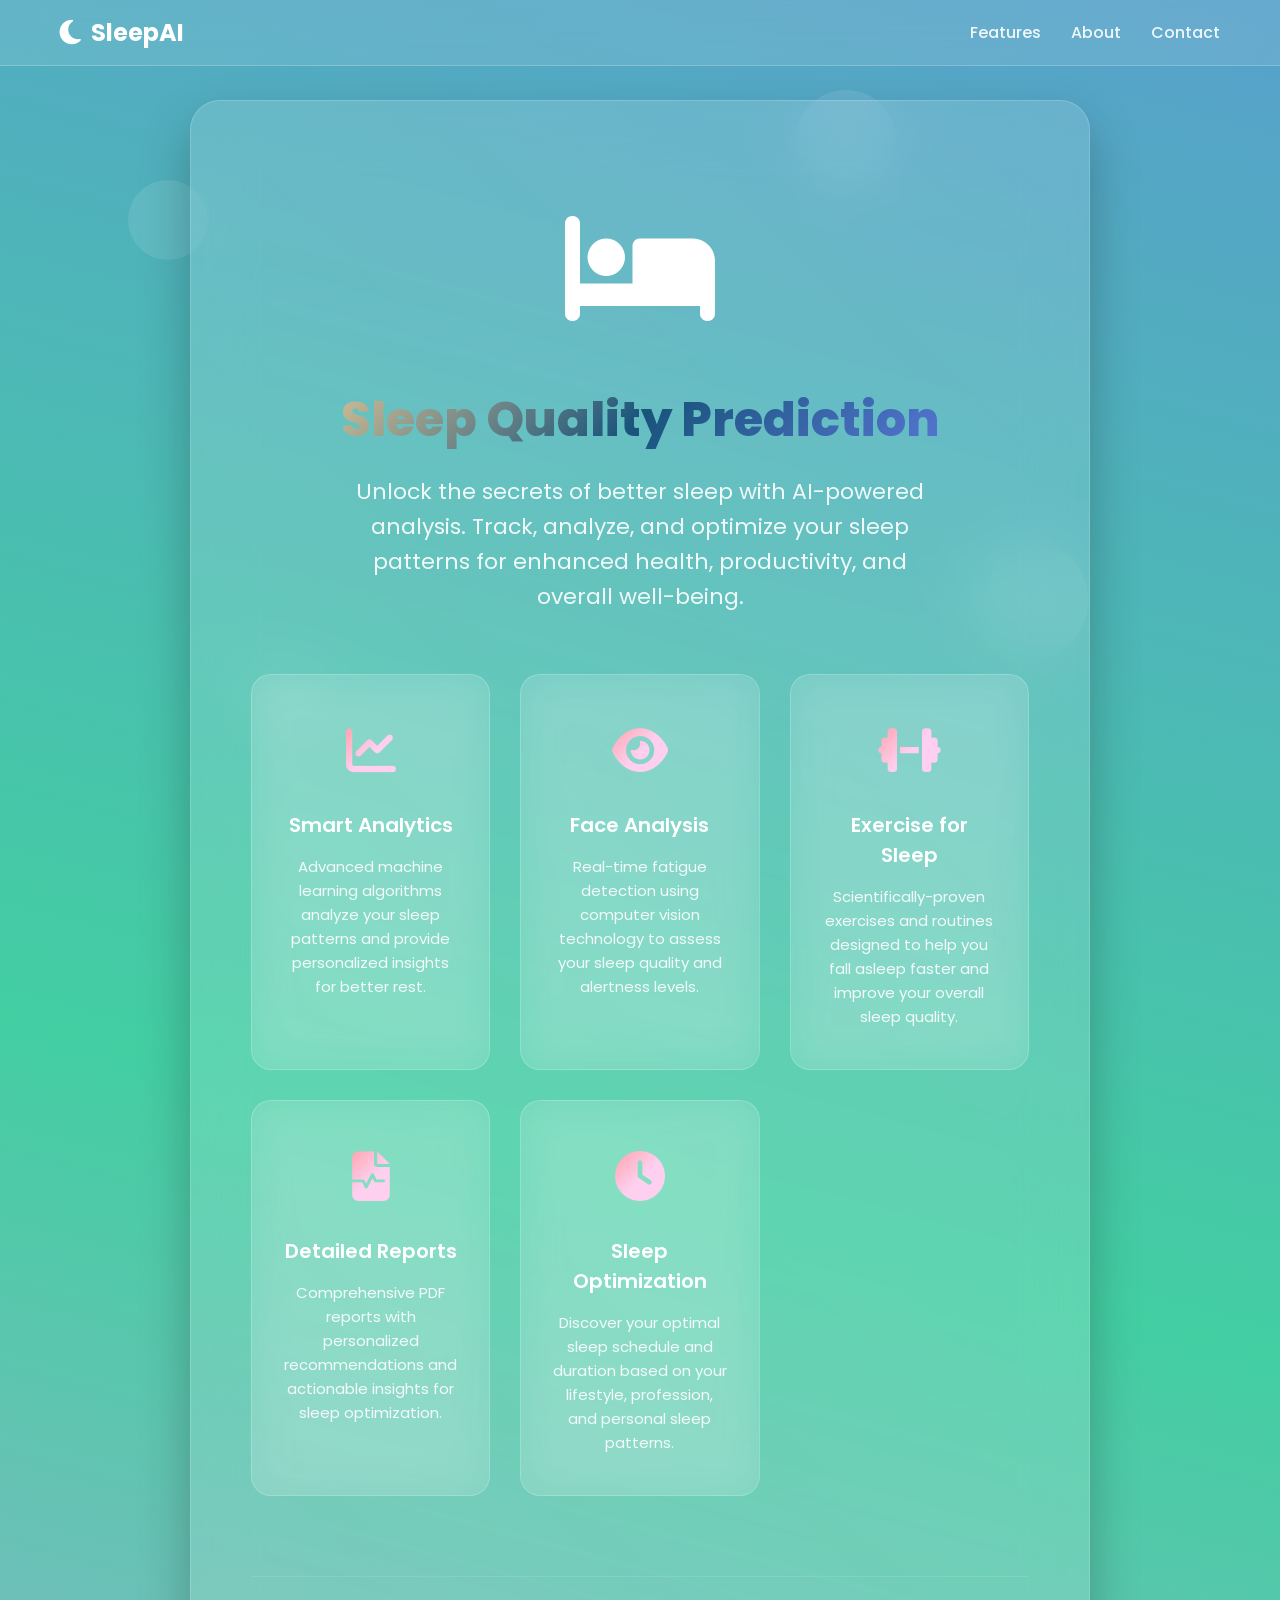
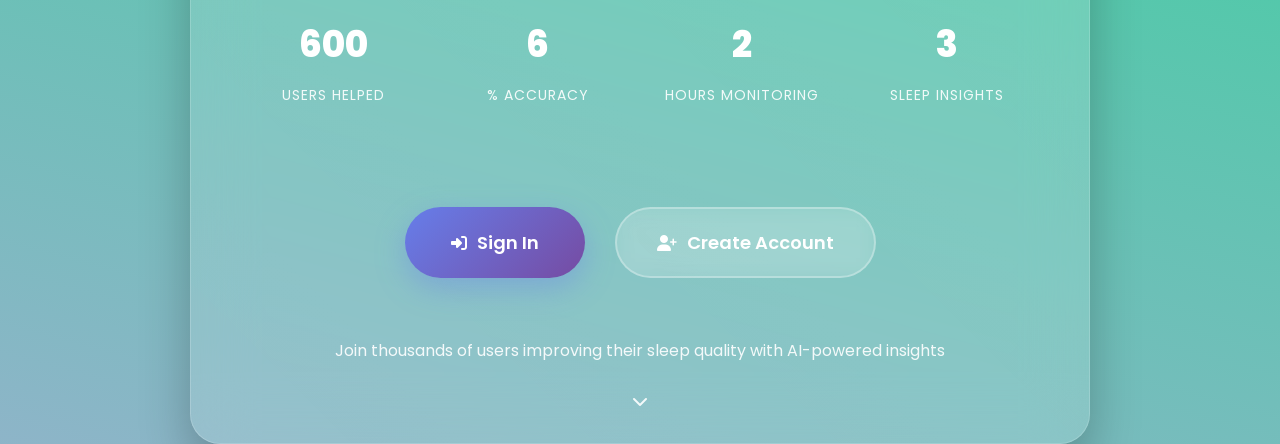
<file: SleepQualityPrediction/SleepQualityPrediction/frontend/profession-questionnaire.html>
﻿<!doctype html>
<html lang="en">
<head>
<meta charset="utf-8" />
<title>Sleep Assessment - Sleep Quality Prediction</title>
<meta name="viewport" content="width=device-width, initial-scale=1" />

<!-- Google Font -->
<link href="https://fonts.googleapis.com/css2?family=Poppins:wght@300;400;600;700&display=swap" rel="stylesheet">

<style>
*{box-sizing:border-box}

body{
  font-family:'Poppins',sans-serif;
  background:linear-gradient(135deg,#14054e,#5f2c82,#49a09d);
  min-height:100vh;
  padding:20px 10px;
  color:#fff;
}

.container{
  max-width:900px;
  margin:auto;
  background:rgba(255,255,255,.15);
  backdrop-filter:blur(18px);
  border-radius:22px;
  padding:40px;
  box-shadow:0 30px 60px rgba(0,0,0,.35);
}

.header{
  text-align:center;
  margin-bottom:40px;
}

h1{
  font-size:32px;
  margin-bottom:10px;
}

.back-btn{
  position:absolute;
  top:20px;
  left:20px;
  background:rgba(255,255,255,.2);
  border:none;
  color:#fff;
  padding:10px 15px;
  border-radius:20px;
  cursor:pointer;
  text-decoration:none;
  font-size:14px;
}

.back-btn:hover{
  background:rgba(255,255,255,.3);
}

.profession-info{
  background:rgba(255,255,255,.1);
  padding:20px;
  border-radius:15px;
  margin-bottom:30px;
  text-align:center;
}

.question-container{
  background:rgba(255,255,255,.1);
  border-radius:18px;
  padding:30px;
  margin-bottom:20px;
}

.question{
  margin-bottom:30px;
}

.question-label{
  font-size:16px;
  font-weight:600;
  margin-bottom:15px;
  display:block;
}

.question-input{
  width:100%;
  padding:12px 16px;
  border:none;
  border-radius:10px;
  background:rgba(255,255,255,.9);
  color:#333;
  font-size:14px;
  transition:.3s;
}

.question-input:focus{
  outline:none;
  background:rgba(255,255,255,1);
  box-shadow:0 0 0 3px rgba(255,255,255,.3);
}

select.question-input{
  cursor:pointer;
}

.progress-bar{
  width:100%;
  height:8px;
  background:rgba(255,255,255,.2);
  border-radius:4px;
  margin-bottom:30px;
  overflow:hidden;
}

.progress-fill{
  height:100%;
  background:linear-gradient(135deg,#ff9966,#ff5e62);
  border-radius:4px;
  transition:.3s;
  width:0%;
}

.navigation-buttons{
  display:flex;
  justify-content:space-between;
  margin-top:30px;
}

.btn{
  padding:14px 28px;
  border:none;
  border-radius:30px;
  font-weight:600;
  font-size:16px;
  cursor:pointer;
  transition:.3s;
  text-decoration:none;
  display:inline-block;
}

.btn-primary{
  background:linear-gradient(135deg,#ff9966,#ff5e62);
  color:#fff;
}

.btn-secondary{
  background:rgba(255,255,255,.2);
  color:#fff;
}

.btn:hover{
  transform:translateY(-2px);
  box-shadow:0 10px 20px rgba(0,0,0,.3);
}

.btn:disabled{
  opacity:.5;
  cursor:not-allowed;
  transform:none;
}

.loader{
  width:40px;
  height:40px;
  border:4px solid rgba(255,255,255,.3);
  border-top:4px solid #ffd369;
  border-radius:50%;
  animation:spin 1s linear infinite;
  margin:20px auto;
}

@keyframes spin{100%{transform:rotate(360deg)}}

.results-container{
  display:none;
}

.score-display{
  text-align:center;
  margin-bottom:40px;
}

.score-circle{
  width:150px;
  height:150px;
  border-radius:50%;
  background:conic-gradient(from 0deg, #ff6b6b 0%, #ffd93d 25%, #6bcf7f 50%, #4ecdc4 75%, #45b7d1 100%);
  display:flex;
  align-items:center;
  justify-content:center;
  margin:20px auto;
  position:relative;
}

.score-inner{
  width:120px;
  height:120px;
  background:rgba(255,255,255,.9);
  border-radius:50%;
  display:flex;
  flex-direction:column;
  align-items:center;
  justify-content:center;
  color:#333;
}

.score-number{
  font-size:36px;
  font-weight:700;
}

.score-grade{
  font-size:18px;
  font-weight:600;
  margin-top:5px;
}

.results-section{
  background:rgba(255,255,255,.1);
  border-radius:18px;
  padding:25px;
  margin-bottom:20px;
}

.results-section h3{
  margin-bottom:15px;
  font-size:20px;
}

.recommendation-list{
  list-style:none;
  padding:0;
}

.recommendation-list li{
  background:rgba(255,255,255,.1);
  padding:12px 16px;
  border-radius:8px;
  margin-bottom:10px;
  position:relative;
  padding-left:40px;
}

.recommendation-list li:before{
  content:"âœ“";
  position:absolute;
  left:16px;
  color:#6bcf7f;
  font-weight:bold;
}

.risk-factors{
  list-style:none;
  padding:0;
}

.risk-factors li{
  background:rgba(255,107,107,.2);
  padding:12px 16px;
  border-radius:8px;
  margin-bottom:10px;
  position:relative;
  padding-left:40px;
  border-left:4px solid #ff6b6b;
}

.risk-factors li:before{
  content:"âš ";
  position:absolute;
  left:16px;
  color:#ff6b6b;
}

.insights{
  background:rgba(255,255,255,.05);
  padding:20px;
  border-radius:12px;
  font-style:italic;
  border-left:4px solid #4ecdc4;
}

.profession-advice{
  background:linear-gradient(135deg,rgba(255,153,102,.2),rgba(255,94,98,.2));
  border-radius:15px;
  padding:25px;
}

.advice-tips{
  list-style:none;
  padding:0;
}

.advice-tips li{
  padding:10px 0;
  border-bottom:1px solid rgba(255,255,255,.1);
}

.advice-tips li:last-child{
  border-bottom:none;
}

@media(max-width:600px){
  .container{
    padding:30px 20px;
  }
  
  .navigation-buttons{
    flex-direction:column;
    gap:15px;
  }
  
  .btn{
    width:100%;
    text-align:center;
  }
  
  .back-btn{
    position:static;
    margin-bottom:20px;
    display:inline-block;
  }
}
</style>
</head>

<body>

<div class="container">
  <a href="dashboard" class="back-btn">â† Back to Dashboard</a>
  
  <div class="header">
    <h1>ðŸ“ Sleep Assessment</h1>
    <p>Personalized questionnaire based on your profession</p>
  </div>

  <!-- Loading State -->
  <div id="loadingQuestions" class="loader"></div>

  <!-- Questionnaire Form -->
  <div id="questionnaireForm" style="display:none;">
    <div class="profession-info">
      <h3>ðŸ‘¤ <span id="professionTitle">Your Profession</span></h3>
      <p>This questionnaire is tailored specifically for your profession to provide the most relevant sleep insights.</p>
    </div>

    <div class="progress-bar">
      <div class="progress-fill" id="progressFill"></div>
    </div>

    <form id="sleepForm">
      <div id="questionsContainer"></div>
      
      <div class="navigation-buttons">
        <button type="button" class="btn btn-secondary" id="prevBtn" onclick="changeQuestion(-1)" disabled>Previous</button>
        <button type="button" class="btn btn-primary" id="nextBtn" onclick="changeQuestion(1)">Next</button>
        <button type="submit" class="btn btn-primary" id="submitBtn" style="display:none;">Get My Sleep Analysis</button>
      </div>
    </form>
  </div>

  <!-- Results Display -->
  <div id="resultsContainer" class="results-container">
    <div class="header">
      <h1>ðŸŽ¯ Your Sleep Analysis Results</h1>
      <p>Based on your responses and profession</p>
    </div>

    <div class="score-display">
      <div class="score-circle">
        <div class="score-inner">
          <div class="score-number" id="sleepScore">--</div>
          <div class="score-grade" id="sleepGrade">--</div>
        </div>
      </div>
      <h3>Your Sleep Quality Score</h3>
    </div>

    <div class="results-section">
      <h3>ðŸ’¡ Personalized Recommendations</h3>
      <ul class="recommendation-list" id="recommendationsList"></ul>
    </div>

    <div class="results-section" id="riskFactorsSection" style="display:none;">
      <h3>âš ï¸ Risk Factors to Address</h3>
      <ul class="risk-factors" id="riskFactorsList"></ul>
    </div>

    <div class="results-section">
      <h3>ðŸ” Key Insights</h3>
      <div class="insights" id="insightsContent"></div>
    </div>

    <div class="results-section">
      <div class="profession-advice">
        <h3 id="professionAdviceTitle">Professional Sleep Tips</h3>
        <ul class="advice-tips" id="professionAdviceList"></ul>
      </div>
    </div>

    <div class="navigation-buttons">
      <button type="button" class="btn btn-secondary" onclick="retakeQuestionnaire()">Retake Assessment</button>
      <a href="dashboard" class="btn btn-primary">Back to Dashboard</a>
    </div>
  </div>
</div>

<script>
let questions = [];
let currentQuestionIndex = 0;
let responses = {};
let userProfession = '';

// Authentication check
function checkAuth() {
  const token = localStorage.getItem('userToken');
  if (!token) {
    window.location.href = 'welcome.html';
    return false;
  }
  return true;
}

// Load questionnaire questions
async function loadQuestionnaire() {
  if (!checkAuth()) return;
  
  const token = localStorage.getItem('userToken');
  
  try {
    const response = await fetch('/questionnaire/questions', {
      method: 'GET',
      headers: {
        'Authorization': `Bearer ${token}`
      }
    });

    if (!response.ok) {
      throw new Error('Failed to load questionnaire');
    }

    const data = await response.json();
    questions = data.questions;
    userProfession = data.profession;
    
    // Update profession title
    document.getElementById('professionTitle').textContent = formatProfession(userProfession);
    
    // Show questionnaire form
    document.getElementById('loadingQuestions').style.display = 'none';
    document.getElementById('questionnaireForm').style.display = 'block';
    
    // Display first question
    displayQuestion(0);
    updateProgress();
    
  } catch (error) {
    console.error('Error loading questionnaire:', error);
    alert('Failed to load questionnaire. Please try again.');
  }
}

// Display current question
function displayQuestion(index) {
  const container = document.getElementById('questionsContainer');
  const question = questions[index];
  
  let inputHtml = '';
  
  if (question.type === 'number') {
    inputHtml = `<input type="number" class="question-input" id="q_${question.id}" 
                 min="${question.min || 0}" max="${question.max || 100}" 
                 value="${responses[question.id] || ''}" ${question.required ? 'required' : ''}>`;
  } else if (question.type === 'select') {
    inputHtml = `<select class="question-input" id="q_${question.id}" ${question.required ? 'required' : ''}>
                  <option value="">Select an option...</option>`;
    question.options.forEach(option => {
      const selected = responses[question.id] == option.value ? 'selected' : '';
      inputHtml += `<option value="${option.value}" ${selected}>${option.label}</option>`;
    });
    inputHtml += '</select>';
  } else if (question.type === 'time') {
    inputHtml = `<input type="time" class="question-input" id="q_${question.id}" 
                 value="${responses[question.id] || ''}" ${question.required ? 'required' : ''}>`;
  }
  
  container.innerHTML = `
    <div class="question">
      <label class="question-label">${index + 1}. ${question.question}</label>
      ${inputHtml}
    </div>
  `;
  
  // Add event listener to save response
  const input = document.getElementById(`q_${question.id}`);
  input.addEventListener('change', () => {
    responses[question.id] = input.value;
  });
}

// Change question (next/previous)
function changeQuestion(direction) {
  // Save current response
  const currentQuestion = questions[currentQuestionIndex];
  const input = document.getElementById(`q_${currentQuestion.id}`);
  if (input.value) {
    responses[currentQuestion.id] = input.value;
  }
  
  // Validate required field
  if (direction > 0 && currentQuestion.required && !input.value) {
    alert('Please answer this question before continuing.');
    return;
  }
  
  // Update question index
  currentQuestionIndex += direction;
  
  // Update display
  if (currentQuestionIndex >= 0 && currentQuestionIndex < questions.length) {
    displayQuestion(currentQuestionIndex);
    updateProgress();
    updateNavigationButtons();
  }
}

// Update progress bar
function updateProgress() {
  const progress = ((currentQuestionIndex + 1) / questions.length) * 100;
  document.getElementById('progressFill').style.width = progress + '%';
}

// Update navigation buttons
function updateNavigationButtons() {
  const prevBtn = document.getElementById('prevBtn');
  const nextBtn = document.getElementById('nextBtn');
  const submitBtn = document.getElementById('submitBtn');
  
  prevBtn.disabled = currentQuestionIndex === 0;
  
  if (currentQuestionIndex === questions.length - 1) {
    nextBtn.style.display = 'none';
    submitBtn.style.display = 'inline-block';
  } else {
    nextBtn.style.display = 'inline-block';
    submitBtn.style.display = 'none';
  }
}

// Submit questionnaire
document.getElementById('sleepForm').addEventListener('submit', async (e) => {
  e.preventDefault();
  
  // Save final response
  const currentQuestion = questions[currentQuestionIndex];
  const input = document.getElementById(`q_${currentQuestion.id}`);
  if (input.value) {
    responses[currentQuestion.id] = input.value;
  }
  
  // Validate all required fields
  for (let question of questions) {
    if (question.required && !responses[question.id]) {
      alert(`Please answer: ${question.question}`);
      return;
    }
  }
  
  const token = localStorage.getItem('userToken');
  
  try {
    const response = await fetch('/questionnaire/submit', {
      method: 'POST',
      headers: {
        'Content-Type': 'application/json',
        'Authorization': `Bearer ${token}`
      },
      body: JSON.stringify(responses)
    });

    if (!response.ok) {
      throw new Error('Failed to submit questionnaire');
    }

    const results = await response.json();
    displayResults(results);
    
  } catch (error) {
    console.error('Error submitting questionnaire:', error);
    alert('Failed to submit questionnaire. Please try again.');
  }
});

// Display results
function displayResults(results) {
  // Hide questionnaire form
  document.getElementById('questionnaireForm').style.display = 'none';
  
  // Show results
  document.getElementById('resultsContainer').style.display = 'block';
  
  // Update score display
  document.getElementById('sleepScore').textContent = Math.round(results.sleep_score);
  document.getElementById('sleepGrade').textContent = results.sleep_grade;
  
  // Update recommendations
  const recommendationsList = document.getElementById('recommendationsList');
  recommendationsList.innerHTML = '';
  results.recommendations.forEach(rec => {
    const li = document.createElement('li');
    li.textContent = rec;
    recommendationsList.appendChild(li);
  });
  
  // Update risk factors
  if (results.risk_factors && results.risk_factors.length > 0) {
    document.getElementById('riskFactorsSection').style.display = 'block';
    const riskFactorsList = document.getElementById('riskFactorsList');
    riskFactorsList.innerHTML = '';
    results.risk_factors.forEach(risk => {
      const li = document.createElement('li');
      li.textContent = risk;
      riskFactorsList.appendChild(li);
    });
  }
  
  // Update insights
  const insightsContent = document.getElementById('insightsContent');
  insightsContent.innerHTML = results.insights.map(insight => `<p>${insight}</p>`).join('');
  
  // Update profession advice
  if (results.profession_specific_advice) {
    document.getElementById('professionAdviceTitle').textContent = results.profession_specific_advice.title;
    const adviceList = document.getElementById('professionAdviceList');
    adviceList.innerHTML = '';
    results.profession_specific_advice.tips.forEach(tip => {
      const li = document.createElement('li');
      li.textContent = tip;
      adviceList.appendChild(li);
    });
  }
}

// Retake questionnaire
function retakeQuestionnaire() {
  currentQuestionIndex = 0;
  responses = {};
  document.getElementById('resultsContainer').style.display = 'none';
  document.getElementById('questionnaireForm').style.display = 'block';
  displayQuestion(0);
  updateProgress();
  updateNavigationButtons();
}

// Format profession for display
function formatProfession(profession) {
  const professionMap = {
    'student': 'Student',
    'healthcare-worker': 'Healthcare Worker',
    'teacher-educator': 'Teacher/Educator',
    'engineer-tech': 'Engineer/Tech Professional',
    'business-finance': 'Business/Finance',
    'retail-service': 'Retail/Service Industry',
    'manufacturing': 'Manufacturing',
    'transportation': 'Transportation',
    'government': 'Government Employee',
    'freelancer': 'Freelancer/Self-employed',
    'retired': 'Retired',
    'unemployed': 'Unemployed',
    'shift-worker': 'Shift Worker',
    'remote-worker': 'Remote Worker',
    'other': 'Other'
  };
  
  return professionMap[profession] || profession;
}

// Initialize questionnaire
loadQuestionnaire();
</script>

</body>
</html>
</file>
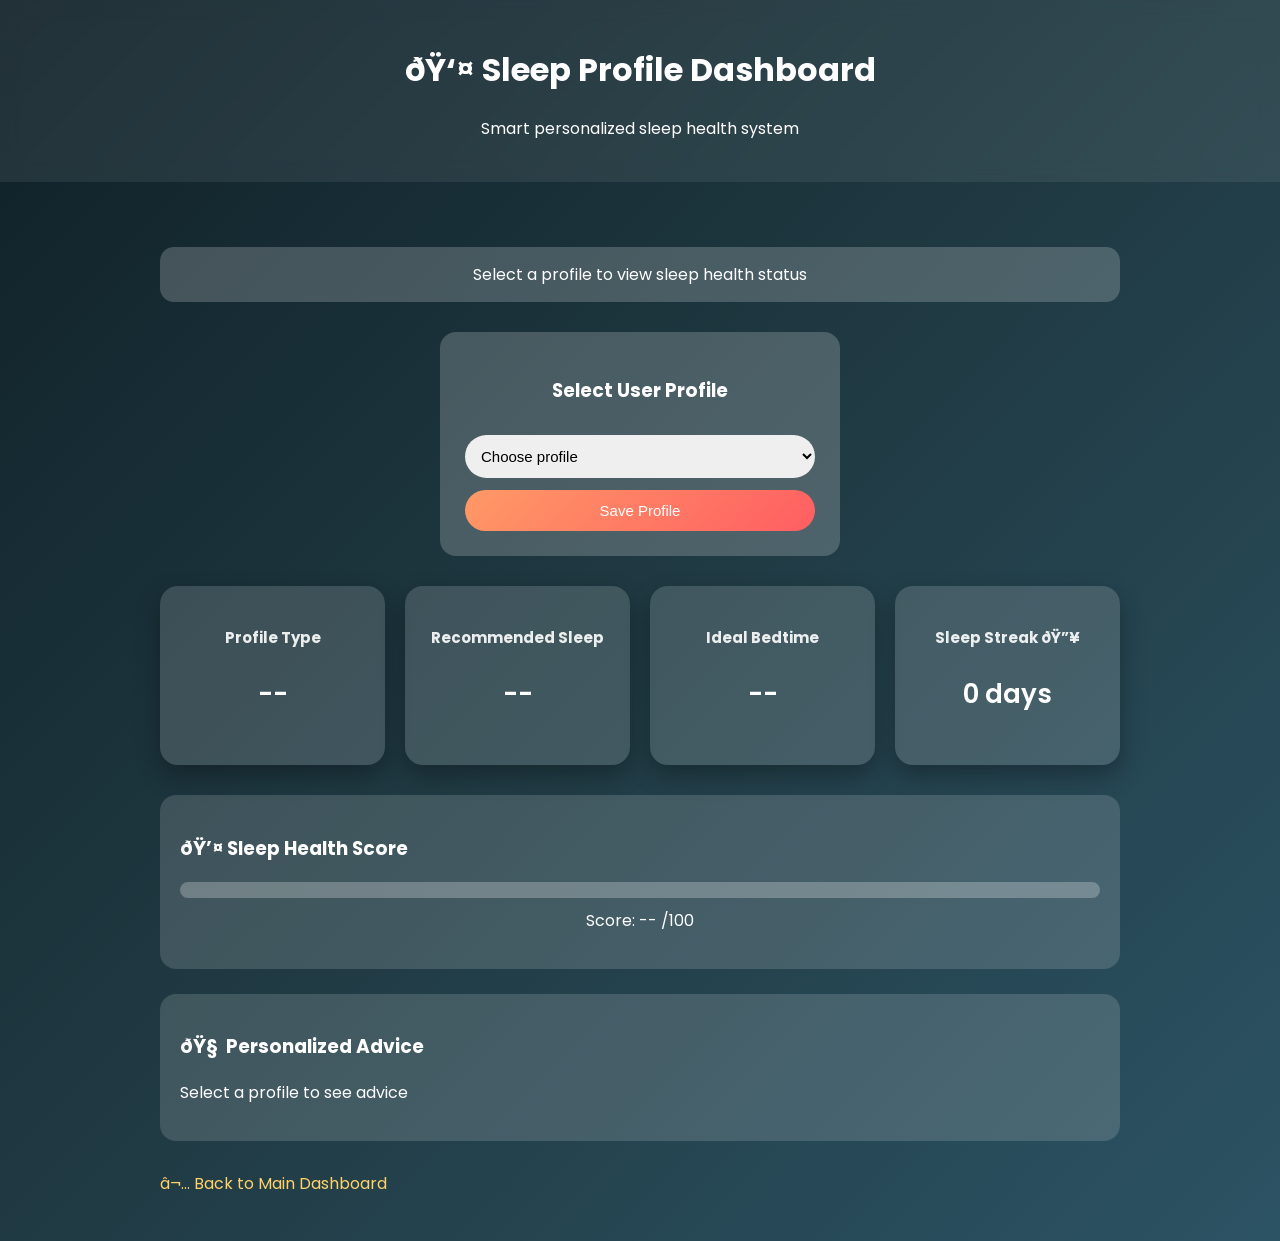
<file: SleepQualityPrediction/SleepQualityPrediction/frontend/profile-dashboard.html>
﻿<!doctype html>
<html lang="en">
<head>
<meta charset="utf-8">
<title>Sleep Profile Dashboard</title>
<meta name="viewport" content="width=device-width, initial-scale=1">

<link href="https://fonts.googleapis.com/css2?family=Poppins:wght@300;400;600&display=swap" rel="stylesheet">

<style>
*{box-sizing:border-box}

body{
  margin:0;
  font-family:'Poppins',sans-serif;
  background:linear-gradient(135deg,#0f2027,#203a43,#2c5364);
  color:#fff;
  min-height:100vh;
}

.header{
  padding:25px;
  text-align:center;
  background:rgba(255,255,255,.08);
  backdrop-filter:blur(10px);
}

.container{
  max-width:1000px;
  margin:25px auto;
  padding:20px;
}

/* STATUS */
#statusBanner{
  margin:20px auto;
  padding:15px;
  border-radius:14px;
  text-align:center;
  background:rgba(255,255,255,.2);
  font-size:16px;
}

/* PROFILE */
.profile-box{
  margin:30px auto;
  max-width:400px;
  background:rgba(255,255,255,.2);
  padding:25px;
  border-radius:16px;
  text-align:center;
}

select,button{
  width:100%;
  padding:12px;
  border-radius:25px;
  border:none;
  margin-top:12px;
  font-size:15px;
}

button{
  background:linear-gradient(135deg,#ff9966,#ff5e62);
  color:white;
  cursor:pointer;
}

/* CARDS */
.cards{
  display:grid;
  grid-template-columns:repeat(auto-fit,minmax(220px,1fr));
  gap:20px;
  margin-top:30px;
}

.card{
  background:rgba(255,255,255,.15);
  padding:25px;
  border-radius:18px;
  text-align:center;
  box-shadow:0 10px 25px rgba(0,0,0,.3);
}

.card h3{font-size:15px;opacity:.9}
.card p{font-size:26px;font-weight:600}

/* SCORE BAR */
.score-box{
  margin-top:30px;
  background:rgba(255,255,255,.15);
  padding:20px;
  border-radius:16px;
}

.bar-bg{
  background:rgba(255,255,255,.25);
  border-radius:12px;
  overflow:hidden;
}

#sleepScoreBar{
  height:16px;
  width:0%;
  background:linear-gradient(90deg,#ff4e50,#f9d423);
  transition:.6s;
}

#sleepScoreText{
  margin-top:10px;
  text-align:center;
}

/* RECOMMENDATION */
.recommendation{
  margin-top:25px;
  background:rgba(255,255,255,.15);
  padding:20px;
  border-radius:16px;
}

.back{
  display:inline-block;
  margin-top:30px;
  text-decoration:none;
  color:#ffd369;
}
</style>
</head>

<body>

<div class="header">
  <h1>ðŸ‘¤ Sleep Profile Dashboard</h1>
  <p>Smart personalized sleep health system</p>
</div>

<div class="container">

  <!-- STATUS -->
  <div id="statusBanner">
    Select a profile to view sleep health status
  </div>

  <!-- PROFILE SELECT -->
  <div class="profile-box">
    <h3>Select User Profile</h3>
    <select id="profile">
      <option value="">Choose profile</option>
      <option value="student">ðŸŽ“ Student</option>
      <option value="working">ðŸ’¼ Working Professional</option>
      <option value="athlete">ðŸƒ Athlete</option>
    </select>
    <button onclick="saveProfile()">Save Profile</button>
  </div>

  <!-- DASHBOARD CARDS -->
  <div class="cards">
    <div class="card">
      <h3>Profile Type</h3>
      <p id="profileType">--</p>
    </div>

    <div class="card">
      <h3>Recommended Sleep</h3>
      <p id="sleepHours">--</p>
    </div>

    <div class="card">
      <h3>Ideal Bedtime</h3>
      <p id="bedtime">--</p>
    </div>

    <div class="card">
      <h3>Sleep Streak ðŸ”¥</h3>
      <p id="streak">0 days</p>
    </div>
  </div>

  <!-- SCORE -->
  <div class="score-box">
    <h3>ðŸ’¤ Sleep Health Score</h3>
    <div class="bar-bg">
      <div id="sleepScoreBar"></div>
    </div>
    <p id="sleepScoreText">Score: -- /100</p>
  </div>

  <!-- ADVICE -->
  <div class="recommendation" id="recommendationBox">
    <h3>ðŸ§  Personalized Advice</h3>
    <p>Select a profile to see advice</p>
  </div>

  <a class="back" href="index.html">â¬… Back to Main Dashboard</a>

</div>

<script>
function saveProfile(){
  const profile=document.getElementById("profile").value;
  if(!profile) return alert("Please select a profile");
  localStorage.setItem("userProfile",profile);
  loadDashboard();
}

function loadDashboard(){
  const profile=localStorage.getItem("userProfile");
  if(!profile) return;

  let streak=Number(localStorage.getItem("sleepStreak"))||0;

  const data={
    student:{
      label:"ðŸŽ“ Student",
      sleep:"7â€“8 hrs",
      bedtime:"11:00 PM",
      score:75,
      advice:"Reduce screen time and avoid late-night study sessions."
    },
    working:{
      label:"ðŸ’¼ Working Professional",
      sleep:"6â€“7 hrs",
      bedtime:"10:30 PM",
      score:65,
      advice:"Manage work stress and maintain a fixed sleep routine."
    },
    athlete:{
      label:"ðŸƒ Athlete",
      sleep:"8â€“9 hrs",
      bedtime:"10:00 PM",
      score:85,
      advice:"Prioritize deep sleep for muscle recovery and performance."
    }
  };

  const d=data[profile];

  profileType.innerText=d.label;
  sleepHours.innerText=d.sleep;
  bedtime.innerText=d.bedtime;
  sleepScoreBar.style.width=d.score+"%";
  sleepScoreText.innerText=`Score: ${d.score} / 100`;
  recommendationBox.innerHTML=`<h3>ðŸ§  Personalized Advice</h3><p>${d.advice}</p>`;

  if(d.score>=70){
    streak++;
    statusBanner.innerHTML="ðŸŒŸ Good sleep health detected. Keep going!";
  }else{
    streak=0;
    statusBanner.innerHTML="âš ï¸ Poor sleep health. Improvements needed.";
  }

  streakEl=document.getElementById("streak");
  streakEl.innerText=streak+" days";
  localStorage.setItem("sleepStreak",streak);
}

window.onload=loadDashboard;
</script>

</body>
</html>
</file>
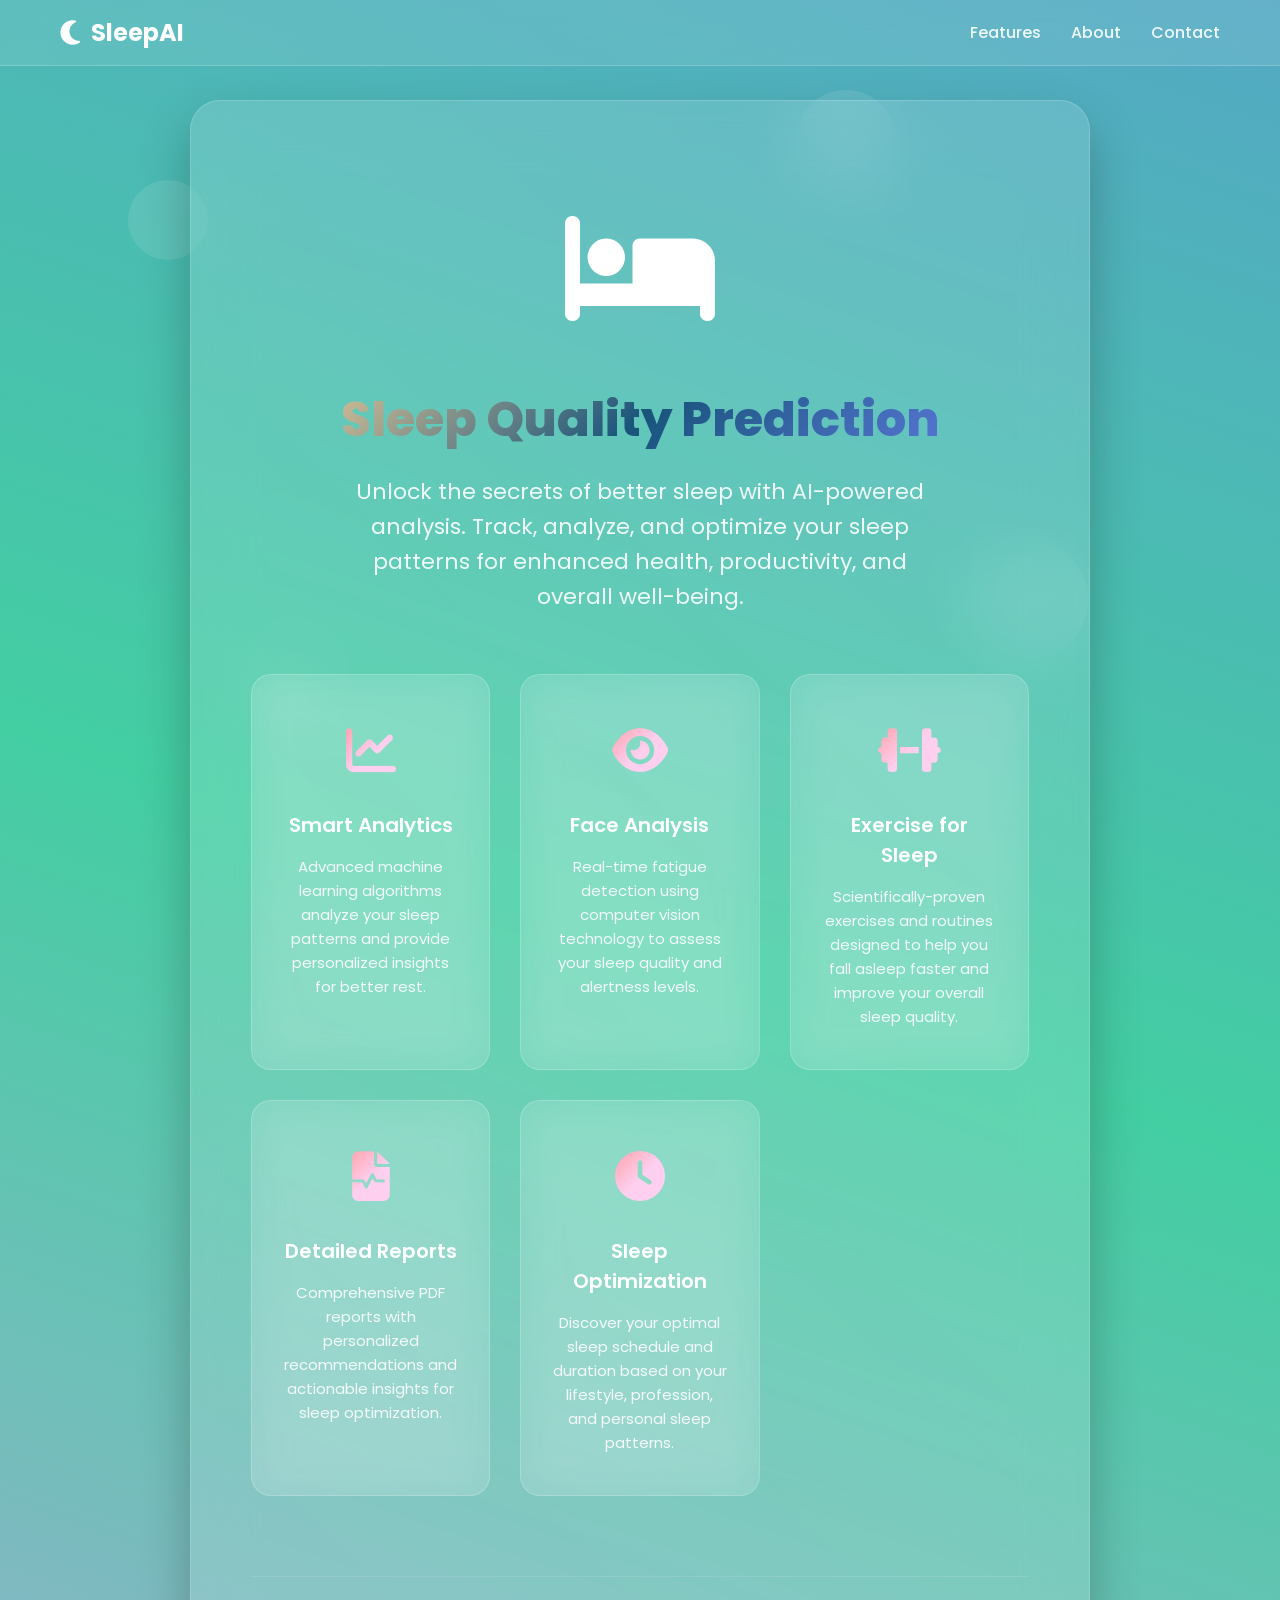
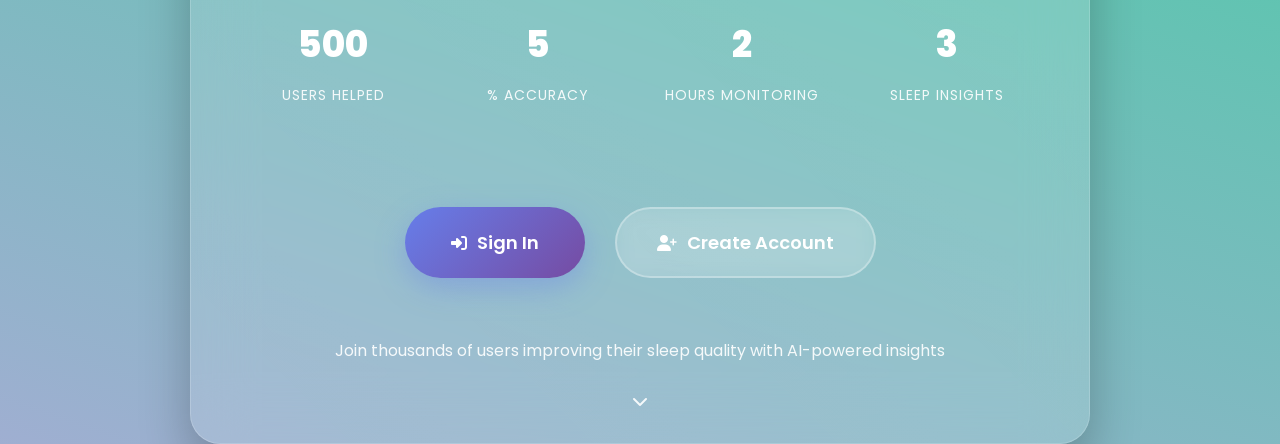
<file: SleepQualityPrediction/SleepQualityPrediction/frontend/profile.html>
﻿<!doctype html>
<html lang="en">
<head>
<meta charset="utf-8" />
<title>Profile - Sleep Quality Prediction</title>
<meta name="viewport" content="width=device-width, initial-scale=1" />

<!-- Google Font -->
<link href="https://fonts.googleapis.com/css2?family=Poppins:wght@300;400;600;700&display=swap" rel="stylesheet">

<style>
*{box-sizing:border-box}

body{
  font-family:'Poppins',sans-serif;
  background:linear-gradient(135deg,#14054e,#5f2c82,#49a09d);
  min-height:100vh;
  padding:30px 10px;
  color:#fff;
}

.container{
  max-width:800px;
  margin:auto;
  background:rgba(255,255,255,.15);
  backdrop-filter:blur(18px);
  border-radius:22px;
  padding:40px;
  box-shadow:0 30px 60px rgba(0,0,0,.35);
}

.header{
  text-align:center;
  margin-bottom:40px;
}

h1{
  font-size:32px;
  margin-bottom:10px;
}

.back-btn{
  position:absolute;
  top:20px;
  left:20px;
  background:rgba(255,255,255,.2);
  border:none;
  color:#fff;
  padding:10px 15px;
  border-radius:20px;
  cursor:pointer;
  text-decoration:none;
  font-size:14px;
}

.back-btn:hover{
  background:rgba(255,255,255,.3);
}

.profile-card{
  background:rgba(255,255,255,.2);
  border-radius:18px;
  padding:30px;
  margin-bottom:30px;
}

.profile-info{
  display:grid;
  grid-template-columns:repeat(auto-fit,minmax(180px,1fr));
  gap:20px;
  margin-bottom:30px;
}

.info-item{
  background:rgba(255,255,255,.1);
  padding:20px;
  border-radius:12px;
  text-align:center;
}

.info-label{
  font-size:14px;
  opacity:.8;
  margin-bottom:8px;
}

.info-value{
  font-size:18px;
  font-weight:600;
}

.stats-grid{
  display:grid;
  grid-template-columns:repeat(auto-fit,minmax(150px,1fr));
  gap:20px;
  margin-top:30px;
}

.stat-card{
  background:rgba(255,255,255,.15);
  padding:20px;
  border-radius:15px;
  text-align:center;
}

.stat-number{
  font-size:24px;
  font-weight:700;
  color:#ffd369;
  margin-bottom:5px;
}

.stat-label{
  font-size:12px;
  opacity:.8;
}

.loader{
  width:40px;
  height:40px;
  border:4px solid rgba(255,255,255,.3);
  border-top:4px solid #ffd369;
  border-radius:50%;
  animation:spin 1s linear infinite;
  margin:20px auto;
}

@keyframes spin{100%{transform:rotate(360deg)}}

@media(max-width:600px){
  .container{
    padding:30px 20px;
  }
  
  .profile-info{
    grid-template-columns:1fr;
  }
  
  .back-btn{
    position:static;
    margin-bottom:20px;
    display:inline-block;
  }
}
</style>
</head>

<body>

<div class="container">
  <a href="dashboard" class="back-btn">â† Back to Dashboard</a>
  
  <div class="header">
    <h1>ðŸ‘¤ My Profile</h1>
    <p>Your sleep analysis account information</p>
  </div>

  <div id="profileContent" style="display:none;">
    <div class="profile-card">
      <div class="profile-info">
        <div class="info-item">
          <div class="info-label">Full Name</div>
          <div class="info-value" id="fullName">--</div>
        </div>
        
        <div class="info-item">
          <div class="info-label">Email</div>
          <div class="info-value" id="email">--</div>
        </div>
        
        <div class="info-item">
          <div class="info-label">Age</div>
          <div class="info-value" id="age">--</div>
        </div>
        
        <div class="info-item">
          <div class="info-label">Gender</div>
          <div class="info-value" id="gender">--</div>
        </div>
        
        <div class="info-item">
          <div class="info-label">Profession</div>
          <div class="info-value" id="profession">--</div>
        </div>
      </div>
    </div>

    <div class="profile-card">
      <h3>ðŸ“Š Account Statistics</h3>
      <div class="stats-grid">
        <div class="stat-card">
          <div class="stat-number" id="memberSince">--</div>
          <div class="stat-label">Member Since</div>
        </div>
        
        <div class="stat-card">
          <div class="stat-number" id="lastLogin">--</div>
          <div class="stat-label">Last Login</div>
        </div>
        
        <div class="stat-card">
          <div class="stat-number">0</div>
          <div class="stat-label">Sleep Reports</div>
        </div>
        
        <div class="stat-card">
          <div class="stat-number">0</div>
          <div class="stat-label">Predictions Made</div>
        </div>
      </div>
    </div>
  </div>

  <div id="loadingProfile" class="loader"></div>
</div>

<script>
// Authentication check and profile loading
function loadProfile() {
  const token = localStorage.getItem('userToken');
  
  if (!token) {
    window.location.href = 'welcome.html';
    return;
  }

  fetch('/profile', {
    method: 'GET',
    headers: {
      'Authorization': `Bearer ${token}`
    }
  })
  .then(res => {
    if (!res.ok) {
      throw new Error('Failed to load profile');
    }
    return res.json();
  })
  .then(data => {
    const user = data.user;
    
    // Update profile information
    document.getElementById('fullName').textContent = user.name;
    document.getElementById('email').textContent = user.email;
    document.getElementById('age').textContent = user.age + ' years';
    document.getElementById('gender').textContent = user.gender.charAt(0).toUpperCase() + user.gender.slice(1);
    document.getElementById('profession').textContent = formatProfession(user.profession);
    
    // Format dates
    if (user.created_at) {
      const createdDate = new Date(user.created_at);
      document.getElementById('memberSince').textContent = createdDate.toLocaleDateString();
    }
    
    if (user.last_login) {
      const lastLoginDate = new Date(user.last_login);
      document.getElementById('lastLogin').textContent = lastLoginDate.toLocaleDateString();
    } else {
      document.getElementById('lastLogin').textContent = 'First time';
    }
    
    // Show profile content
    document.getElementById('loadingProfile').style.display = 'none';
    document.getElementById('profileContent').style.display = 'block';
  })
  .catch(err => {
    console.error('Profile loading failed:', err);
    localStorage.clear();
    window.location.href = 'welcome.html';
  });
}

// Format profession for display
function formatProfession(profession) {
  const professionMap = {
    'student': 'Student',
    'healthcare-worker': 'Healthcare Worker',
    'teacher-educator': 'Teacher/Educator',
    'engineer-tech': 'Engineer/Tech Professional',
    'business-finance': 'Business/Finance',
    'retail-service': 'Retail/Service Industry',
    'manufacturing': 'Manufacturing',
    'transportation': 'Transportation',
    'government': 'Government Employee',
    'freelancer': 'Freelancer/Self-employed',
    'retired': 'Retired',
    'unemployed': 'Unemployed',
    'shift-worker': 'Shift Worker',
    'remote-worker': 'Remote Worker',
    'other': 'Other'
  };
  
  return professionMap[profession] || profession;
}

// Load profile on page load
loadProfile();
</script>

</body>
</html>
</file>
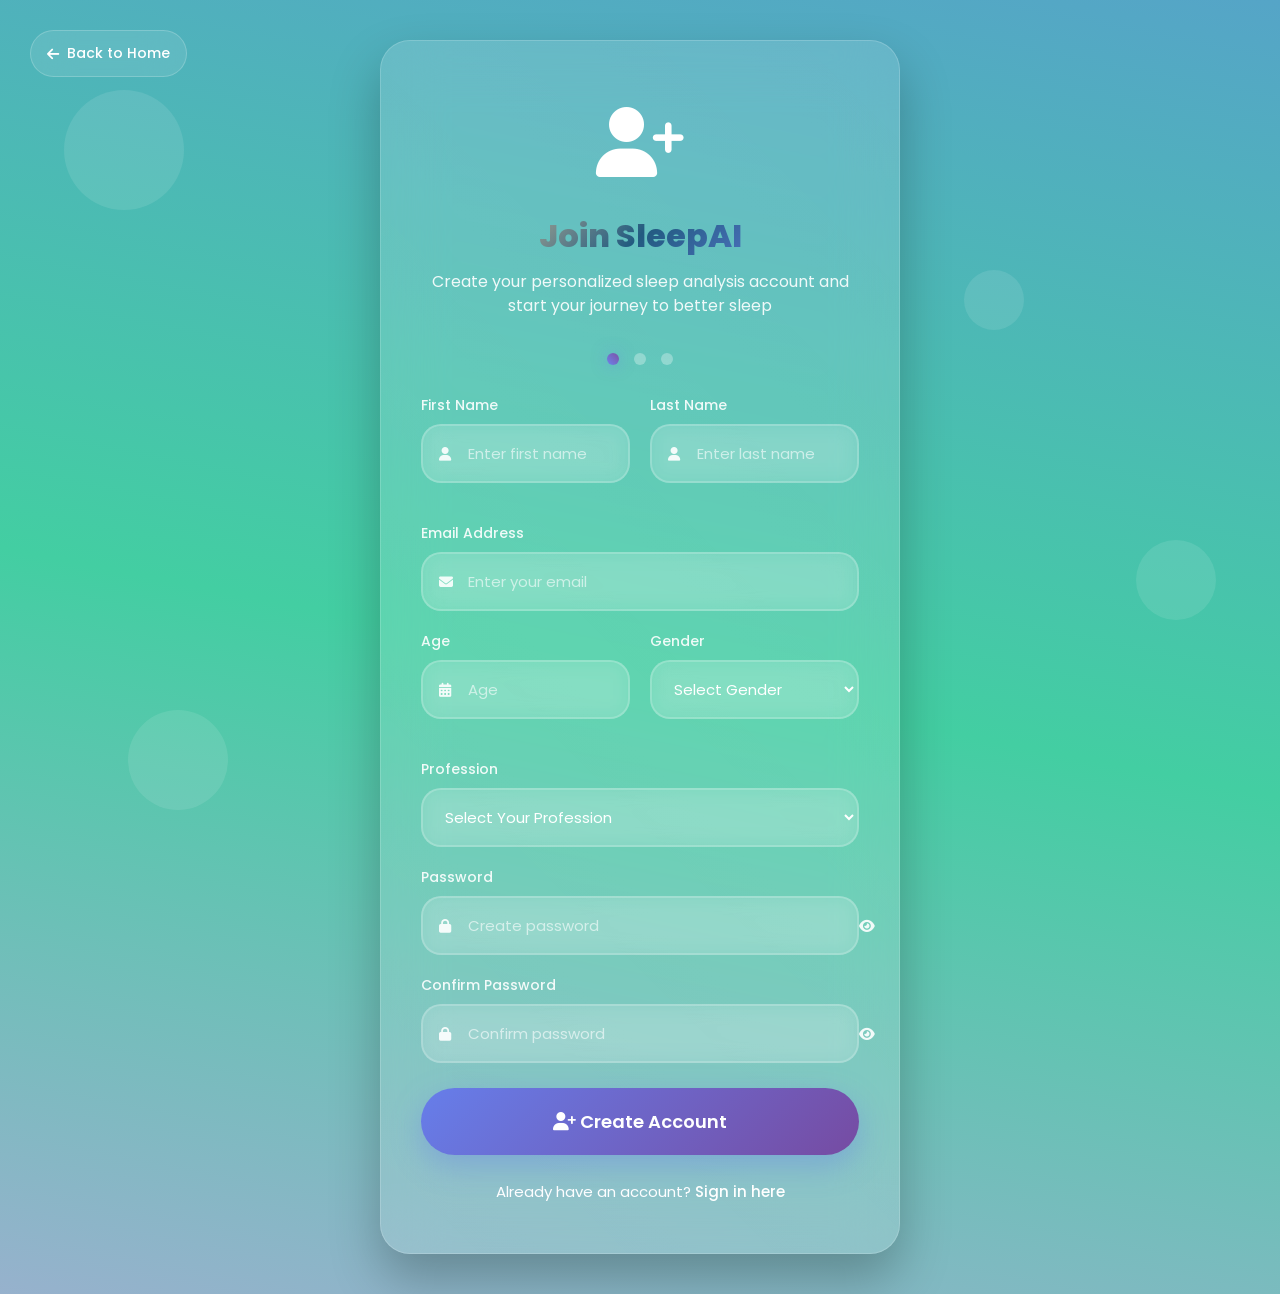
<file: SleepQualityPrediction/SleepQualityPrediction/frontend/register.html>
﻿<!doctype html>
<html lang="en">
<head>
<meta charset="utf-8" />
<title>Register - Sleep Quality Prediction</title>
<meta name="viewport" content="width=device-width, initial-scale=1" />

<!-- Google Fonts -->
<link href="https://fonts.googleapis.com/css2?family=Poppins:wght@300;400;500;600;700;800&family=Inter:wght@300;400;500;600;700&display=swap" rel="stylesheet">
<!-- Font Awesome for Icons -->
<link rel="stylesheet" href="https://cdnjs.cloudflare.com/ajax/libs/font-awesome/6.4.0/css/all.min.css">

<style>
/* CSS Variables for Consistent Theming */
:root {
  --primary-gradient: linear-gradient(135deg, #667eea 0%, #764ba2 25%, #f093fb 50%, #43cea2 75%, #667eea 100%);
  --glass-bg: rgba(255, 255, 255, 0.1);
  --glass-border: rgba(255, 255, 255, 0.2);
  --text-primary: #ffffff;
  --text-secondary: rgba(255, 255, 255, 0.9);
  --shadow-light: 0 8px 32px rgba(31, 38, 135, 0.37);
  --shadow-heavy: 0 25px 50px rgba(0, 0, 0, 0.25);
  --border-radius: 20px;
  --transition: all 0.4s cubic-bezier(0.175, 0.885, 0.32, 1.275);
}

* {
  box-sizing: border-box;
  margin: 0;
  padding: 0;
}

body {
  font-family: 'Poppins', sans-serif;
  background: var(--primary-gradient);
  background-size: 400% 400%;
  animation: gradientShift 20s ease infinite;
  min-height: 100vh;
  display: flex;
  align-items: center;
  justify-content: center;
  padding: 20px;
  color: var(--text-primary);
  position: relative;
  overflow-x: hidden;
}

@keyframes gradientShift {
  0% { background-position: 0% 50%; }
  25% { background-position: 100% 50%; }
  50% { background-position: 100% 100%; }
  75% { background-position: 0% 100%; }
  100% { background-position: 0% 50%; }
}

/* Animated Background Elements */
.bg-elements {
  position: fixed;
  top: 0;
  left: 0;
  width: 100%;
  height: 100%;
  pointer-events: none;
  z-index: -1;
}

.floating-shape {
  position: absolute;
  border-radius: 50%;
  background: rgba(255, 255, 255, 0.1);
  animation: float 10s ease-in-out infinite;
}

.shape-1 {
  width: 120px;
  height: 120px;
  top: 10%;
  left: 5%;
  animation-delay: 0s;
}

.shape-2 {
  width: 80px;
  height: 80px;
  top: 60%;
  right: 5%;
  animation-delay: 4s;
}

.shape-3 {
  width: 100px;
  height: 100px;
  bottom: 10%;
  left: 10%;
  animation-delay: 8s;
}

.shape-4 {
  width: 60px;
  height: 60px;
  top: 30%;
  right: 20%;
  animation-delay: 2s;
}

@keyframes float {
  0%, 100% { 
    transform: translateY(0px) rotate(0deg);
    opacity: 0.3;
  }
  50% { 
    transform: translateY(-40px) rotate(180deg);
    opacity: 0.7;
  }
}

/* Back Button */
.back-btn {
  position: absolute;
  top: 30px;
  left: 30px;
  background: var(--glass-bg);
  backdrop-filter: blur(20px);
  border: 1px solid var(--glass-border);
  color: var(--text-primary);
  padding: 12px 16px;
  border-radius: 50px;
  text-decoration: none;
  font-weight: 500;
  transition: var(--transition);
  display: flex;
  align-items: center;
  gap: 8px;
  font-size: 14px;
  z-index: 100;
}

.back-btn:hover {
  background: rgba(255, 255, 255, 0.15);
  transform: translateX(-5px);
  box-shadow: var(--shadow-light);
}

/* Auth Container */
.auth-container {
  max-width: 520px;
  width: 100%;
  background: var(--glass-bg);
  backdrop-filter: blur(30px);
  border-radius: 30px;
  padding: 50px 40px;
  box-shadow: var(--shadow-heavy);
  text-align: center;
  border: 1px solid var(--glass-border);
  animation: slideUp 0.8s ease-out;
  position: relative;
  overflow: hidden;
  margin: 20px auto;
}

.auth-container::before {
  content: '';
  position: absolute;
  top: -50%;
  left: -50%;
  width: 200%;
  height: 200%;
  background: linear-gradient(45deg, transparent, rgba(255,255,255,0.05), transparent);
  animation: shimmer 4s ease-in-out infinite;
  pointer-events: none;
}

@keyframes shimmer {
  0% { transform: translateX(-100%) translateY(-100%) rotate(45deg); }
  100% { transform: translateX(100%) translateY(100%) rotate(45deg); }
}

@keyframes slideUp {
  from {
    opacity: 0;
    transform: translateY(30px);
  }
  to {
    opacity: 1;
    transform: translateY(0);
  }
}

/* Header */
.auth-header {
  margin-bottom: 35px;
}

.auth-icon {
  font-size: 70px;
  margin-bottom: 20px;
  display: inline-block;
  animation: iconFloat 3s ease-in-out infinite;
}

@keyframes iconFloat {
  0%, 100% { transform: translateY(0px) rotate(0deg); }
  50% { transform: translateY(-10px) rotate(5deg); }
}

h1 {
  font-size: 32px;
  margin-bottom: 15px;
  background: linear-gradient(135deg, #ffd89b, #19547b, #667eea);
  -webkit-background-clip: text;
  -webkit-text-fill-color: transparent;
  background-clip: text;
  font-weight: 800;
  line-height: 1.2;
}

.subtitle {
  font-size: 16px;
  color: var(--text-secondary);
  margin-bottom: 35px;
  font-weight: 400;
  line-height: 1.5;
}

/* Form Styles */
.form-group {
  margin-bottom: 20px;
  text-align: left;
  position: relative;
}

.form-row {
  display: grid;
  grid-template-columns: 1fr 1fr;
  gap: 20px;
  margin-bottom: 20px;
}

.form-group label {
  display: block;
  margin-bottom: 8px;
  font-weight: 500;
  font-size: 14px;
  color: var(--text-secondary);
}

.input-wrapper {
  position: relative;
}

.input-wrapper i {
  position: absolute;
  left: 18px;
  top: 50%;
  transform: translateY(-50%);
  color: var(--text-secondary);
  font-size: 14px;
  z-index: 1;
}

input[type="text"], 
input[type="email"], 
input[type="password"], 
input[type="number"], 
select {
  width: 100%;
  padding: 16px 18px;
  border: 2px solid var(--glass-border);
  border-radius: var(--border-radius);
  background: var(--glass-bg);
  backdrop-filter: blur(10px);
  color: var(--text-primary);
  font-size: 15px;
  font-family: 'Poppins', sans-serif;
  transition: var(--transition);
}

.input-wrapper input {
  padding-left: 45px;
}

input::placeholder {
  color: rgba(255, 255, 255, 0.6);
}

input:focus, 
select:focus {
  outline: none;
  background: rgba(255, 255, 255, 0.15);
  border-color: rgba(255, 255, 255, 0.5);
  box-shadow: 0 0 0 4px rgba(255, 255, 255, 0.1);
  transform: translateY(-2px);
}

select {
  cursor: pointer;
}

select option {
  background: #2c3e50;
  color: #fff;
}

/* Password Strength Indicator */
.password-strength {
  margin-top: 8px;
  font-size: 12px;
  font-weight: 500;
  transition: var(--transition);
}

.strength-weak { color: #ff6b6b; }
.strength-medium { color: #ffd43b; }
.strength-strong { color: #51cf66; }

/* Button Styles */
.btn {
  width: 100%;
  padding: 20px;
  border: none;
  border-radius: 50px;
  background: linear-gradient(135deg, #667eea, #764ba2);
  color: var(--text-primary);
  font-weight: 600;
  font-size: 18px;
  cursor: pointer;
  transition: var(--transition);
  margin-top: 25px;
  position: relative;
  overflow: hidden;
  box-shadow: 0 10px 30px rgba(102, 126, 234, 0.4);
  font-family: 'Poppins', sans-serif;
  display: flex;
  align-items: center;
  justify-content: center;
  gap: 10px;
}

.btn::before {
  content: '';
  position: absolute;
  top: 0;
  left: -100%;
  width: 100%;
  height: 100%;
  background: linear-gradient(90deg, transparent, rgba(255, 255, 255, 0.2), transparent);
  transition: left 0.6s ease;
}

.btn:hover::before {
  left: 100%;
}

.btn:hover {
  transform: translateY(-5px) scale(1.02);
  box-shadow: 0 20px 40px rgba(102, 126, 234, 0.5);
}

.btn:disabled {
  opacity: 0.7;
  cursor: not-allowed;
  transform: none;
}

/* Loading Spinner */
.spinner {
  width: 20px;
  height: 20px;
  border: 2px solid rgba(255, 255, 255, 0.3);
  border-top: 2px solid var(--text-primary);
  border-radius: 50%;
  animation: spin 1s linear infinite;
  display: none;
}

@keyframes spin {
  100% { transform: rotate(360deg); }
}

/* Auth Links */
.auth-links {
  margin-top: 25px;
  font-size: 15px;
}

.auth-links a {
  color: var(--text-primary);
  text-decoration: none;
  font-weight: 500;
  transition: var(--transition);
  position: relative;
}

.auth-links a::after {
  content: '';
  position: absolute;
  bottom: -2px;
  left: 0;
  width: 0;
  height: 2px;
  background: linear-gradient(45deg, #667eea, #764ba2);
  transition: width 0.3s ease;
}

.auth-links a:hover::after {
  width: 100%;
}

.auth-links a:hover {
  color: #fff;
}

/* Alert Messages */
.alert {
  padding: 15px 20px;
  border-radius: var(--border-radius);
  margin-bottom: 20px;
  font-size: 14px;
  font-weight: 500;
  display: none;
  animation: slideDown 0.3s ease-out;
}

@keyframes slideDown {
  from {
    opacity: 0;
    transform: translateY(-10px);
  }
  to {
    opacity: 1;
    transform: translateY(0);
  }
}

.alert.error {
  background: rgba(255, 107, 107, 0.2);
  color: #ff6b6b;
  border: 1px solid rgba(255, 107, 107, 0.3);
}

.alert.success {
  background: rgba(67, 206, 162, 0.2);
  color: #43cea2;
  border: 1px solid rgba(67, 206, 162, 0.3);
}

/* Progress Steps */
.progress-steps {
  display: flex;
  justify-content: center;
  margin-bottom: 30px;
  gap: 15px;
}

.step {
  width: 12px;
  height: 12px;
  border-radius: 50%;
  background: rgba(255, 255, 255, 0.3);
  transition: var(--transition);
}

.step.active {
  background: linear-gradient(45deg, #667eea, #764ba2);
  box-shadow: 0 0 15px rgba(102, 126, 234, 0.5);
}

/* Responsive Design */
@media (max-width: 768px) {
  .back-btn {
    top: 20px;
    left: 20px;
    padding: 10px 14px;
    font-size: 13px;
  }
  
  .auth-container {
    padding: 40px 25px;
    margin: 15px;
  }
  
  .form-row {
    grid-template-columns: 1fr;
    gap: 15px;
  }
  
  h1 {
    font-size: 26px;
  }
  
  .subtitle {
    font-size: 15px;
  }
  
  .auth-icon {
    font-size: 55px;
  }
}

@media (max-width: 480px) {
  .auth-container {
    padding: 30px 20px;
  }
  
  h1 {
    font-size: 24px;
  }
  
  input[type="text"], 
  input[type="email"], 
  input[type="password"], 
  input[type="number"], 
  select {
    padding: 14px 16px;
    font-size: 14px;
  }
  
  .input-wrapper input {
    padding-left: 40px;
  }
  
  .btn {
    padding: 18px;
    font-size: 16px;
  }
}

/* Enhanced Visual Effects */
.auth-container:hover {
  box-shadow: 
    0 35px 70px rgba(0, 0, 0, 0.3),
    inset 0 1px 0 rgba(255, 255, 255, 0.3);
}

/* Validation States */
.form-group.valid input {
  border-color: rgba(67, 206, 162, 0.5);
  background: rgba(67, 206, 162, 0.1);
}

.form-group.invalid input {
  border-color: rgba(255, 107, 107, 0.5);
  background: rgba(255, 107, 107, 0.1);
}

/* Password Toggle */
.password-toggle {
  position: absolute;
  right: 18px;
  top: 50%;
  transform: translateY(-50%);
  background: none;
  border: none;
  color: var(--text-secondary);
  cursor: pointer;
  font-size: 14px;
  transition: var(--transition);
}

.password-toggle:hover {
  color: var(--text-primary);
}
</style>
</head>

<body>
<!-- Animated Background Elements -->
<div class="bg-elements">
  <div class="floating-shape shape-1"></div>
  <div class="floating-shape shape-2"></div>
  <div class="floating-shape shape-3"></div>
  <div class="floating-shape shape-4"></div>
</div>

<!-- Back Button -->
<a href="welcome.html" class="back-btn">
  <i class="fas fa-arrow-left"></i>
  Back to Home
</a>

<div class="auth-container">
  <div class="auth-header">
    <div class="auth-icon">
      <i class="fas fa-user-plus"></i>
    </div>
    <h1>Join SleepAI</h1>
    <p class="subtitle">Create your personalized sleep analysis account and start your journey to better sleep</p>
  </div>

  <!-- Progress Steps -->
  <div class="progress-steps">
    <div class="step active"></div>
    <div class="step"></div>
    <div class="step"></div>
  </div>

  <div id="errorMsg" class="alert error"></div>
  <div id="successMsg" class="alert success"></div>

  <form id="registerForm">
    <div class="form-row">
      <div class="form-group">
        <label for="firstName">First Name</label>
        <div class="input-wrapper">
          <i class="fas fa-user"></i>
          <input type="text" id="firstName" name="firstName" placeholder="Enter first name" required>
        </div>
      </div>
      <div class="form-group">
        <label for="lastName">Last Name</label>
        <div class="input-wrapper">
          <i class="fas fa-user"></i>
          <input type="text" id="lastName" name="lastName" placeholder="Enter last name" required>
        </div>
      </div>
    </div>

    <div class="form-group">
      <label for="email">Email Address</label>
      <div class="input-wrapper">
        <i class="fas fa-envelope"></i>
        <input type="email" id="email" name="email" placeholder="Enter your email" required>
      </div>
    </div>

    <div class="form-row">
      <div class="form-group">
        <label for="age">Age</label>
        <div class="input-wrapper">
          <i class="fas fa-calendar-alt"></i>
          <input type="number" id="age" name="age" placeholder="Age" min="13" max="120" required>
        </div>
      </div>
      <div class="form-group">
        <label for="gender">Gender</label>
        <select id="gender" name="gender" required>
          <option value="">Select Gender</option>
          <option value="male">Male</option>
          <option value="female">Female</option>
          <option value="other">Other</option>
          <option value="prefer-not-to-say">Prefer not to say</option>
        </select>
      </div>
    </div>

    <div class="form-group">
      <label for="profession">Profession</label>
      <select id="profession" name="profession" required>
        <option value="">Select Your Profession</option>
        <option value="student">Student</option>
        <option value="healthcare-worker">Healthcare Worker</option>
        <option value="teacher-educator">Teacher/Educator</option>
        <option value="engineer-tech">Engineer/Tech Professional</option>
        <option value="business-finance">Business/Finance</option>
        <option value="retail-service">Retail/Service Industry</option>
        <option value="manufacturing">Manufacturing</option>
        <option value="transportation">Transportation</option>
        <option value="government">Government Employee</option>
        <option value="freelancer">Freelancer/Self-employed</option>
        <option value="retired">Retired</option>
        <option value="unemployed">Unemployed</option>
        <option value="shift-worker">Shift Worker</option>
        <option value="remote-worker">Remote Worker</option>
        <option value="other">Other</option>
      </select>
    </div>

    <div class="form-group">
      <label for="password">Password</label>
      <div class="input-wrapper">
        <i class="fas fa-lock"></i>
        <input type="password" id="password" name="password" placeholder="Create password" required minlength="6">
        <button type="button" class="password-toggle" id="passwordToggle">
          <i class="fas fa-eye"></i>
        </button>
      </div>
      <div id="passwordStrength" class="password-strength"></div>
    </div>

    <div class="form-group">
      <label for="confirmPassword">Confirm Password</label>
      <div class="input-wrapper">
        <i class="fas fa-lock"></i>
        <input type="password" id="confirmPassword" name="confirmPassword" placeholder="Confirm password" required>
        <button type="button" class="password-toggle" id="confirmPasswordToggle">
          <i class="fas fa-eye"></i>
        </button>
      </div>
    </div>

    <button type="submit" class="btn" id="registerBtn">
      <span id="registerText">
        <i class="fas fa-user-plus"></i>
        Create Account
      </span>
      <div id="registerSpinner" class="spinner"></div>
    </button>
  </form>

  <div class="auth-links">
    <p>Already have an account? <a href="login.html">Sign in here</a></p>
  </div>
</div>

<script>
// DOM Elements
const registerForm = document.getElementById('registerForm');
const errorMsg = document.getElementById('errorMsg');
const successMsg = document.getElementById('successMsg');
const registerText = document.getElementById('registerText');
const registerSpinner = document.getElementById('registerSpinner');
const registerBtn = document.getElementById('registerBtn');
const passwordInput = document.getElementById('password');
const passwordStrength = document.getElementById('passwordStrength');
const confirmPasswordInput = document.getElementById('confirmPassword');
const passwordToggle = document.getElementById('passwordToggle');
const confirmPasswordToggle = document.getElementById('confirmPasswordToggle');

// Password Toggle Functionality
passwordToggle.addEventListener('click', () => {
  const type = passwordInput.getAttribute('type') === 'password' ? 'text' : 'password';
  passwordInput.setAttribute('type', type);
  
  const icon = passwordToggle.querySelector('i');
  icon.classList.toggle('fa-eye');
  icon.classList.toggle('fa-eye-slash');
});

confirmPasswordToggle.addEventListener('click', () => {
  const type = confirmPasswordInput.getAttribute('type') === 'password' ? 'text' : 'password';
  confirmPasswordInput.setAttribute('type', type);
  
  const icon = confirmPasswordToggle.querySelector('i');
  icon.classList.toggle('fa-eye');
  icon.classList.toggle('fa-eye-slash');
});

// Password Strength Checker
passwordInput.addEventListener('input', () => {
  const password = passwordInput.value;
  const strength = checkPasswordStrength(password);
  
  passwordStrength.textContent = strength.text;
  passwordStrength.className = `password-strength ${strength.class}`;
  
  // Update progress steps
  updateProgressSteps();
});

function checkPasswordStrength(password) {
  if (password.length < 6) {
    return { text: 'Password too short (minimum 6 characters)', class: 'strength-weak' };
  }
  
  let score = 0;
  if (password.length >= 8) score++;
  if (/[A-Z]/.test(password)) score++;
  if (/[a-z]/.test(password)) score++;
  if (/[0-9]/.test(password)) score++;
  if (/[^A-Za-z0-9]/.test(password)) score++;
  
  if (score < 3) {
    return { text: 'Weak password - add uppercase, numbers, or symbols', class: 'strength-weak' };
  } else if (score < 4) {
    return { text: 'Medium strength password', class: 'strength-medium' };
  } else {
    return { text: 'Strong password âœ“', class: 'strength-strong' };
  }
}

// Confirm Password Validation
confirmPasswordInput.addEventListener('input', () => {
  const formGroup = confirmPasswordInput.closest('.form-group');
  
  if (confirmPasswordInput.value && passwordInput.value !== confirmPasswordInput.value) {
    confirmPasswordInput.setCustomValidity('Passwords do not match');
    formGroup.classList.add('invalid');
    formGroup.classList.remove('valid');
  } else {
    confirmPasswordInput.setCustomValidity('');
    formGroup.classList.remove('invalid');
    if (confirmPasswordInput.value) {
      formGroup.classList.add('valid');
    }
  }
  
  updateProgressSteps();
});

// Progress Steps Update
function updateProgressSteps() {
  const steps = document.querySelectorAll('.step');
  const firstName = document.getElementById('firstName').value;
  const lastName = document.getElementById('lastName').value;
  const email = document.getElementById('email').value;
  const password = passwordInput.value;
  const confirmPassword = confirmPasswordInput.value;
  
  // Step 1: Basic info
  if (firstName && lastName && email) {
    steps[1].classList.add('active');
  } else {
    steps[1].classList.remove('active');
  }
  
  // Step 2: Password
  if (password && confirmPassword && password === confirmPassword) {
    steps[2].classList.add('active');
  } else {
    steps[2].classList.remove('active');
  }
}

// Form Validation
document.querySelectorAll('input, select').forEach(input => {
  input.addEventListener('input', () => {
    const formGroup = input.closest('.form-group');
    
    if (input.checkValidity() && input.value) {
      formGroup.classList.add('valid');
      formGroup.classList.remove('invalid');
    } else if (input.value) {
      formGroup.classList.add('invalid');
      formGroup.classList.remove('valid');
    } else {
      formGroup.classList.remove('valid', 'invalid');
    }
    
    updateProgressSteps();
  });
});

// Form Submission
registerForm.addEventListener('submit', async (e) => {
  e.preventDefault();
  
  const formData = new FormData(registerForm);
  const userData = Object.fromEntries(formData);

  // Validate passwords match
  if (userData.password !== userData.confirmPassword) {
    showError('Passwords do not match');
    return;
  }

  // Show loading state
  registerBtn.disabled = true;
  registerText.style.display = 'none';
  registerSpinner.style.display = 'block';
  hideAlerts();

  try {
    const response = await fetch('/register', {
      method: 'POST',
      headers: {
        'Content-Type': 'application/json',
      },
      body: JSON.stringify({
        firstName: userData.firstName,
        lastName: userData.lastName,
        email: userData.email,
        age: parseInt(userData.age),
        gender: userData.gender,
        profession: userData.profession,
        password: userData.password
      })
    });

    const data = await response.json();

    if (response.ok) {
      showSuccess('Account created successfully! Redirecting to login...');
      
      // Redirect to login page
      setTimeout(() => {
        window.location.href = 'login.html';
      }, 2000);
    } else {
      showError(data.error || 'Registration failed. Please check your information and try again.');
    }
  } catch (error) {
    showError('Network error. Please check your connection and try again.');
  } finally {
    // Reset loading state
    registerBtn.disabled = false;
    registerText.style.display = 'flex';
    registerSpinner.style.display = 'none';
  }
});

// Alert Functions
function showError(message) {
  errorMsg.textContent = message;
  errorMsg.style.display = 'block';
  successMsg.style.display = 'none';
}

function showSuccess(message) {
  successMsg.textContent = message;
  successMsg.style.display = 'block';
  errorMsg.style.display = 'none';
}

function hideAlerts() {
  errorMsg.style.display = 'none';
  successMsg.style.display = 'none';
}

// Check if user is already logged in
if (localStorage.getItem('userToken')) {
  window.location.href = 'dashboard';
}

// Enhanced Input Focus Effects
document.querySelectorAll('input, select').forEach(input => {
  input.addEventListener('focus', function() {
    this.closest('.input-wrapper, .form-group').style.transform = 'translateY(-2px)';
  });
  
  input.addEventListener('blur', function() {
    this.closest('.input-wrapper, .form-group').style.transform = 'translateY(0)';
  });
});

// Dynamic Background Animation
let gradientAngle = 0;
setInterval(() => {
  gradientAngle += 0.5;
  document.body.style.backgroundImage = `
    linear-gradient(${gradientAngle}deg, 
      #667eea 0%, 
      #764ba2 25%, 
      #f093fb 50%, 
      #43cea2 75%, 
      #667eea 100%
    )`;
}, 100);
</script>

</body>
</html>
</file>
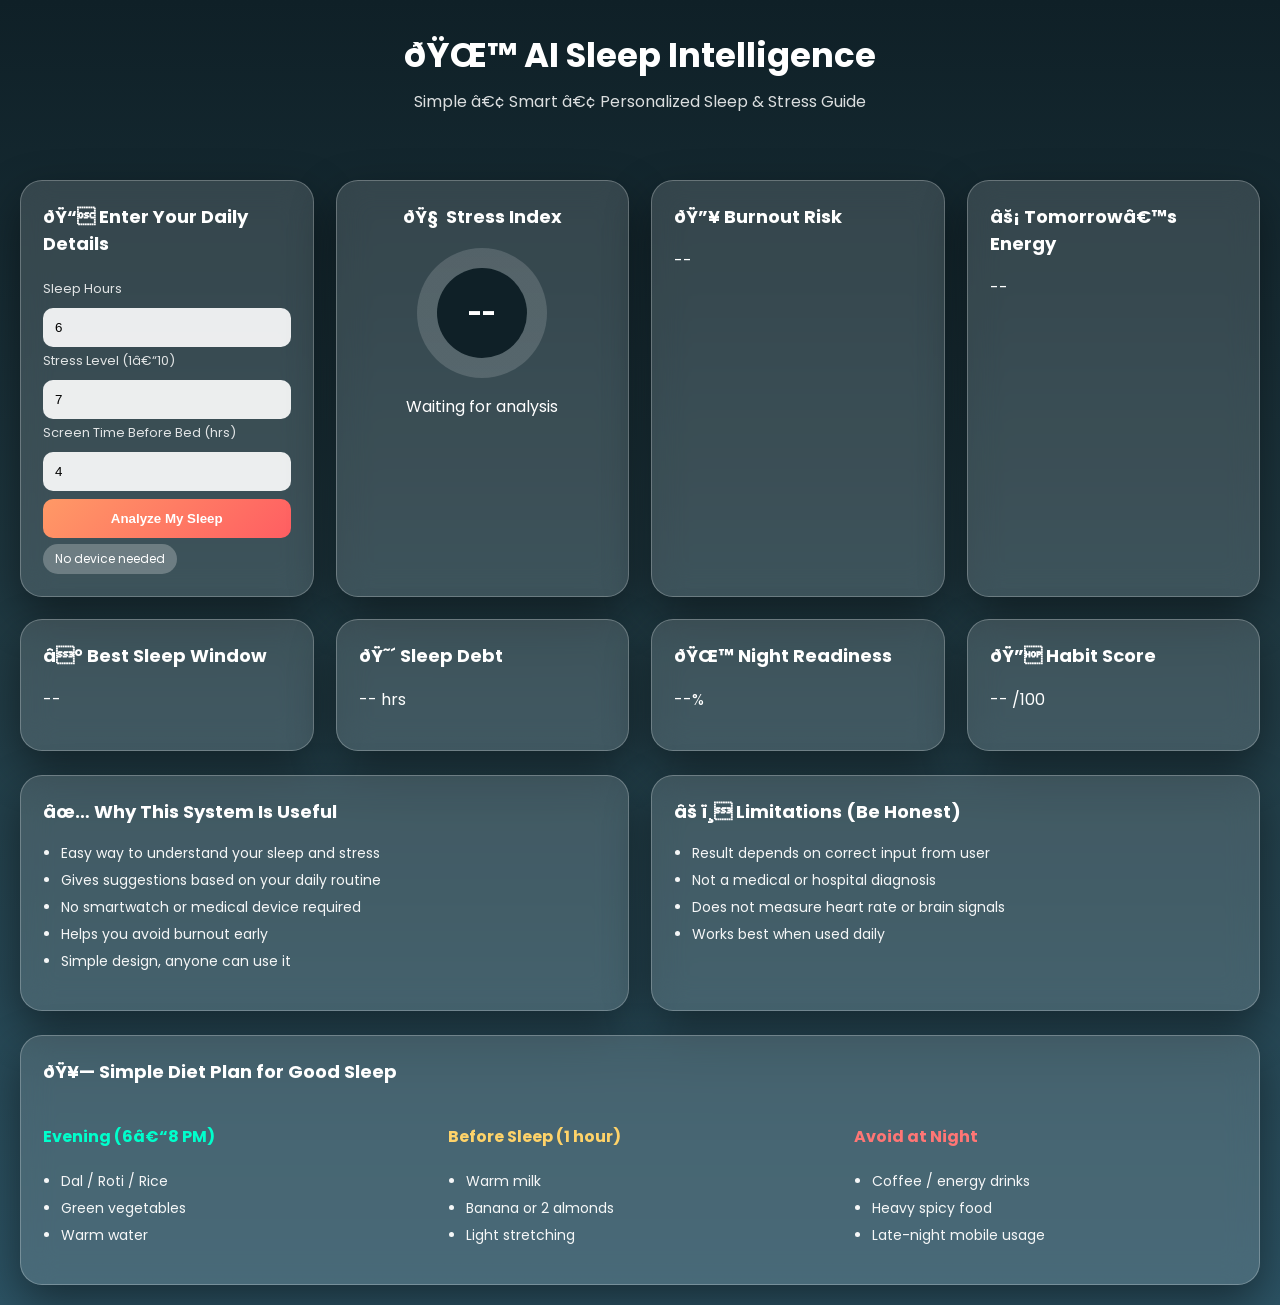
<file: SleepQualityPrediction/SleepQualityPrediction/frontend/sleep.html>
﻿<!doctype html>
<html lang="en">
<head>
<meta charset="utf-8">
<title>AI Sleep Intelligence â€“ Smart Health Dashboard</title>
<meta name="viewport" content="width=device-width, initial-scale=1">

<link href="https://fonts.googleapis.com/css2?family=Poppins:wght@300;400;600;700&display=swap" rel="stylesheet">

<style>
:root{
  --glass: rgba(255,255,255,.14);
  --border: rgba(255,255,255,.25);
  --good:#00ffcc;
  --warn:#ffd369;
  --bad:#ff7675;
  --accent:#6dd5fa;
}
*{box-sizing:border-box}
body{
  margin:0;
  font-family:'Poppins',sans-serif;
  background:linear-gradient(180deg,#0f2027,#203a43,#2c5364);
  color:#fff;
  min-height:100vh;
}
.header{
  padding:30px 20px;
  text-align:center;
}
.header h1{margin:0;font-size:34px;font-weight:700}
.header p{opacity:.85;margin-top:8px}

.container{
  max-width:1300px;
  margin:auto;
  padding:20px;
}

/* GRID */
.grid{
  display:grid;
  grid-template-columns:repeat(auto-fit,minmax(260px,1fr));
  gap:22px;
}

/* CARD */
.card{
  background:var(--glass);
  backdrop-filter:blur(16px);
  border:1px solid var(--border);
  border-radius:22px;
  padding:22px;
  box-shadow:0 18px 45px rgba(0,0,0,.45);
}
.card h3{margin-top:0;font-size:18px}

/* INPUT */
label{font-size:13px;opacity:.85}
input,button{
  width:100%;
  padding:12px;
  border-radius:10px;
  border:none;
  margin-top:8px;
}
input{background:rgba(255,255,255,.9)}
button{
  background:linear-gradient(135deg,#ff9966,#ff5e62);
  color:white;
  font-weight:600;
  cursor:pointer;
  transition:.25s;
}
button:hover{
  transform:translateY(-2px);
  box-shadow:0 10px 25px rgba(0,0,0,.35);
}

/* STATUS COLORS */
.good{color:var(--good)}
.warn{color:var(--warn)}
.bad{color:var(--bad)}

/* SCORE CIRCLE */
.circle{
  width:130px;height:130px;
  margin:10px auto;
  border-radius:50%;
  background:conic-gradient(var(--accent) calc(var(--value)*1%), rgba(255,255,255,.15) 0);
  display:flex;align-items:center;justify-content:center;
}
.circle span{
  width:90px;height:90px;border-radius:50%;
  background:#0f2027;
  display:flex;align-items:center;justify-content:center;
  font-size:26px;font-weight:700;
}

/* LIST */
.list{padding-left:18px}
.list li{margin:6px 0;font-size:14px;opacity:.95}

/* CHIP */
.chip{
  display:inline-block;
  padding:6px 12px;
  border-radius:20px;
  font-size:12px;
  background:rgba(255,255,255,.25);
  margin-top:6px;
}

/* FOOT NOTE */
.note{
  font-size:13px;
  opacity:.9;
  line-height:1.6;
}

/* MOBILE */
@media(max-width:600px){
  .header h1{font-size:26px}
}
</style>
</head>

<body>

<div class="header">
  <h1>ðŸŒ™ AI Sleep Intelligence</h1>
  <p>Simple â€¢ Smart â€¢ Personalized Sleep & Stress Guide</p>
</div>

<div class="container">

<div class="grid">

<!-- INPUT CARD -->
<div class="card">
  <h3>ðŸ“ Enter Your Daily Details</h3>

  <label>Sleep Hours</label>
  <input type="number" id="sleepHours" value="6">

  <label>Stress Level (1â€“10)</label>
  <input type="number" id="stressLevel" value="7">

  <label>Screen Time Before Bed (hrs)</label>
  <input type="number" id="screenTime" value="4">

  <button onclick="analyze()">Analyze My Sleep</button>

  <div class="chip">No device needed</div>
</div>

<!-- STRESS -->
<div class="card" style="text-align:center">
  <h3>ðŸ§  Stress Index</h3>
  <div class="circle" id="stressCircle" style="--value:0">
    <span id="stressIndex">--</span>
  </div>
  <p id="stressText">Waiting for analysis</p>
</div>

<!-- METRICS -->
<div class="card">
  <h3>ðŸ”¥ Burnout Risk</h3>
  <p id="burnout">--</p>
</div>

<div class="card">
  <h3>âš¡ Tomorrowâ€™s Energy</h3>
  <p id="energy">--</p>
</div>

<div class="card">
  <h3>â° Best Sleep Window</h3>
  <p id="sleepWindow">--</p>
</div>

<div class="card">
  <h3>ðŸ˜´ Sleep Debt</h3>
  <p id="sleepDebt">-- hrs</p>
</div>

<div class="card">
  <h3>ðŸŒ™ Night Readiness</h3>
  <p id="readiness">--%</p>
</div>

<div class="card">
  <h3>ðŸ” Habit Score</h3>
  <p id="habitScore">-- /100</p>
</div>

</div>

<!-- ADV / DISADV -->
<div class="grid" style="margin-top:24px">

<div class="card">
  <h3>âœ… Why This System Is Useful</h3>
  <ul class="list">
    <li>Easy way to understand your sleep and stress</li>
    <li>Gives suggestions based on your daily routine</li>
    <li>No smartwatch or medical device required</li>
    <li>Helps you avoid burnout early</li>
    <li>Simple design, anyone can use it</li>
  </ul>
</div>

<div class="card">
  <h3>âš ï¸ Limitations (Be Honest)</h3>
  <ul class="list">
    <li>Result depends on correct input from user</li>
    <li>Not a medical or hospital diagnosis</li>
    <li>Does not measure heart rate or brain signals</li>
    <li>Works best when used daily</li>
  </ul>
</div>

</div>

<!-- DIET -->
<div class="card" style="margin-top:24px">
  <h3>ðŸ¥— Simple Diet Plan for Good Sleep</h3>
  <div class="grid">
    <div>
      <h4 class="good">Evening (6â€“8 PM)</h4>
      <ul class="list">
        <li>Dal / Roti / Rice</li>
        <li>Green vegetables</li>
        <li>Warm water</li>
      </ul>
    </div>
    <div>
      <h4 class="warn">Before Sleep (1 hour)</h4>
      <ul class="list">
        <li>Warm milk</li>
        <li>Banana or 2 almonds</li>
        <li>Light stretching</li>
      </ul>
    </div>
    <div>
      <h4 class="bad">Avoid at Night</h4>
      <ul class="list">
        <li>Coffee / energy drinks</li>
        <li>Heavy spicy food</li>
        <li>Late-night mobile usage</li>
      </ul>
    </div>
  </div>
</div>

</div>

<script>
let history = JSON.parse(localStorage.getItem("sleepHistory")) || [];

function analyze(){
  const sleep = +sleepHours.value;
  const stress = +stressLevel.value;
  const screen = +screenTime.value;

  history.push(sleep);
  if(history.length>7) history.shift();
  localStorage.setItem("sleepHistory",JSON.stringify(history));

  // Stress UI
  stressIndex.innerText = stress;
  stressCircle.style.setProperty("--value", stress*10);
  stressText.innerText =
    stress>=7?"High stress detected":"Stress level normal";

  // Burnout
  burnout.innerText = (sleep<6 && stress>6) ? "HIGH âš ï¸" : "LOW âœ…";
  burnout.className = (sleep<6 && stress>6) ? "bad" : "good";

  // Energy
  energy.innerText =
    sleep>=7?"ðŸ˜Š Energetic":sleep>=6?"ðŸ˜ Normal":"ðŸ˜´ Tired";

  // Sleep Window
  let base=23;
  if(stress>6) base-=0.5;
  if(screen>3) base-=0.5;
  sleepWindow.innerText = fmt(base)+" â€“ "+fmt(base+0.75);

  // Sleep Debt
  const ideal=7;
  sleepDebt.innerText = Math.max(0,ideal-sleep).toFixed(1)+" hrs";

  // Readiness
  readiness.innerText = Math.max(0,100-(stress*5+screen*10))+"%";

  // Habit Score
  habitScore.innerText =
    Math.round(Math.max(0,100-(stress*3+screen*5)))+" /100";
}

function fmt(h){
  let hr=Math.floor(h);
  let m=(h%1)*60;
  let ap=hr>=12?"PM":"AM";
  hr=hr>12?hr-12:hr;
  return `${hr}:${m?m:"00"} ${ap}`;
}
</script>

</body>
</html>
</file>
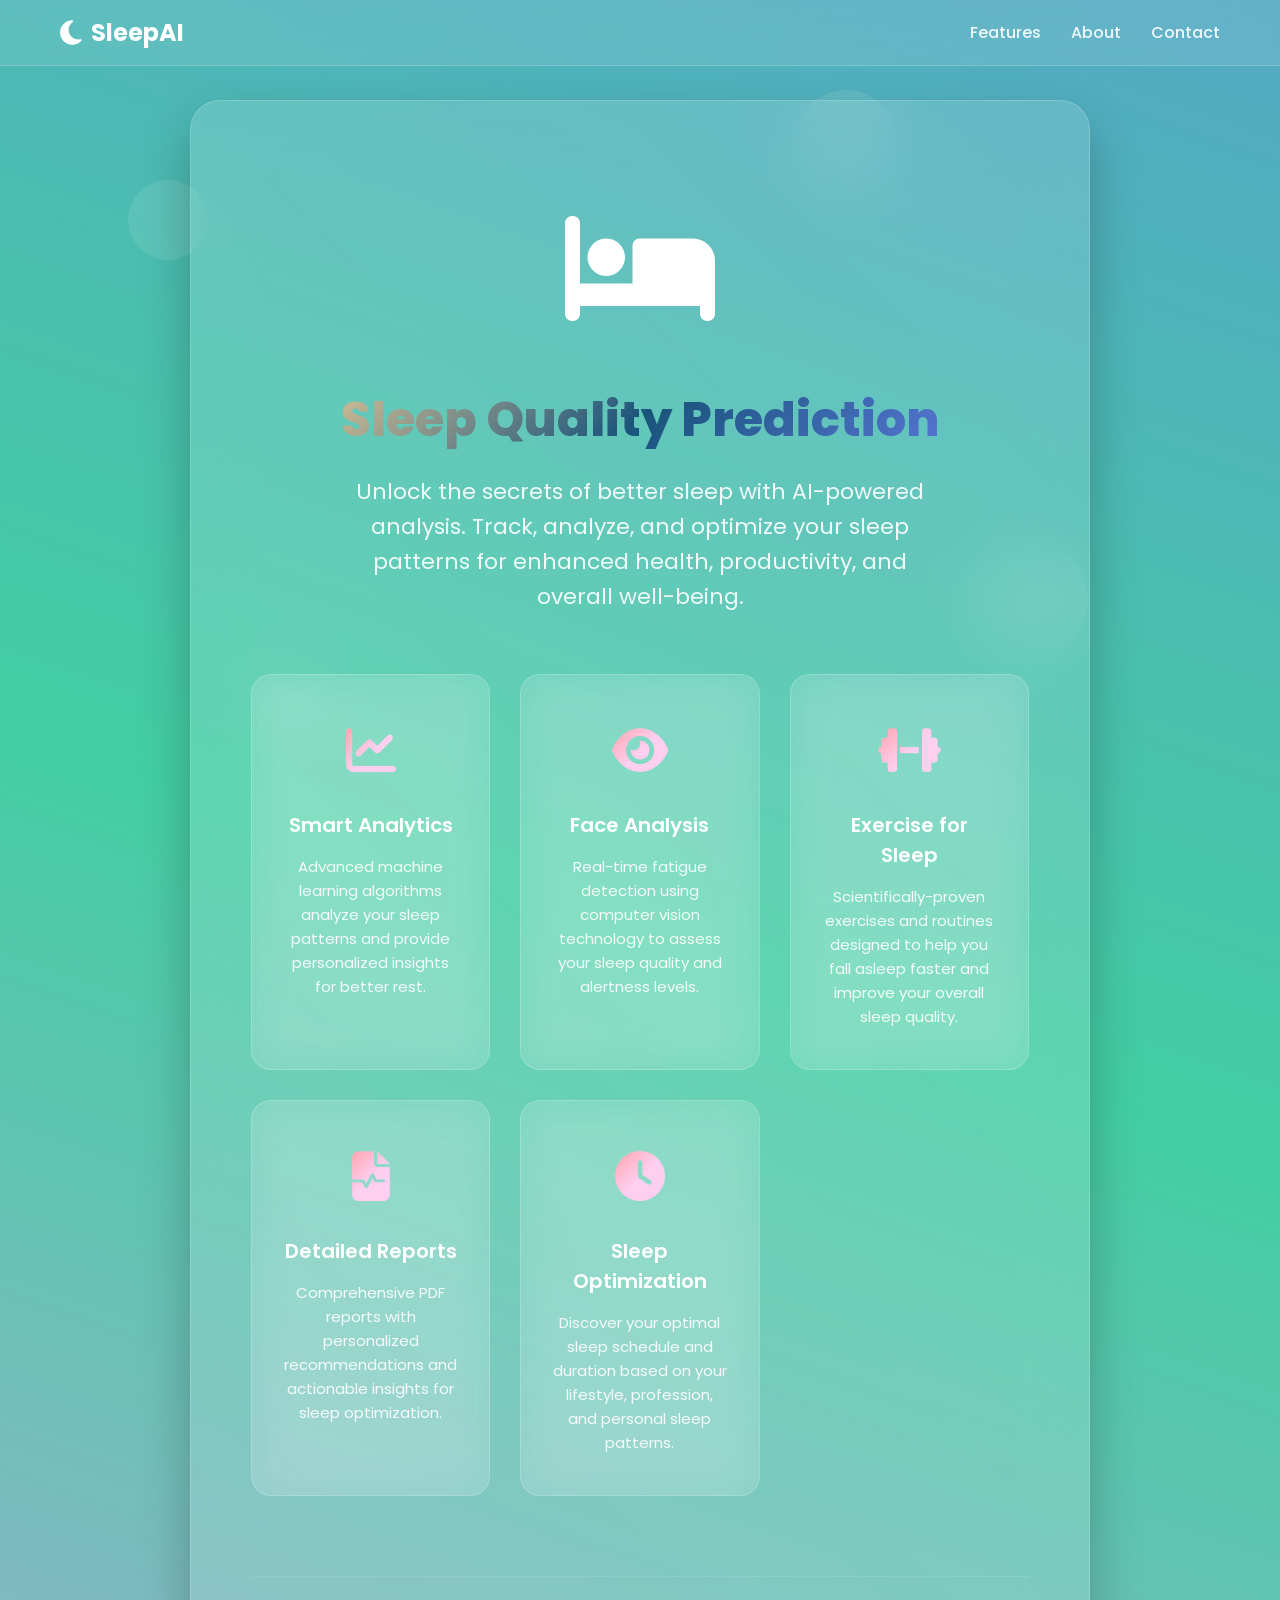
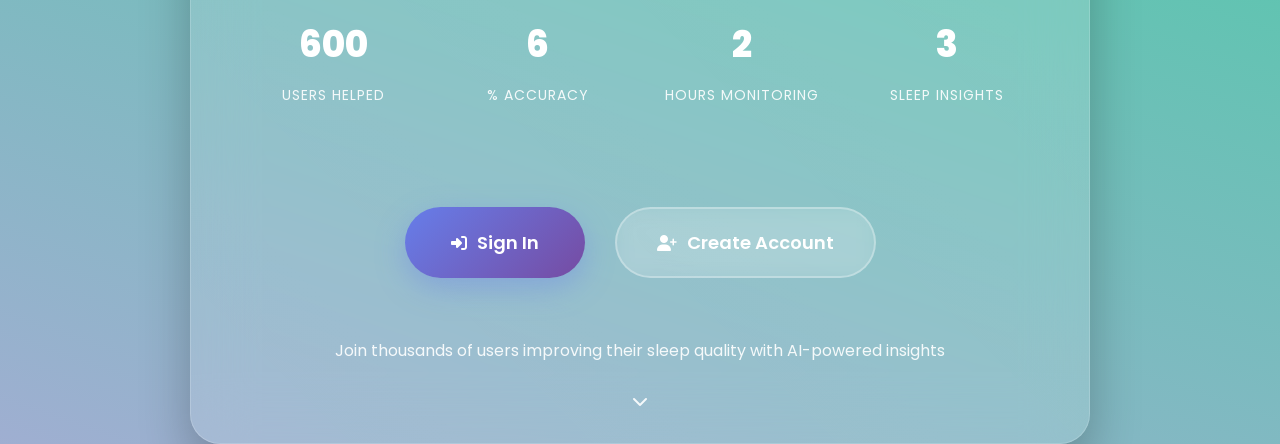
<file: SleepQualityPrediction/SleepQualityPrediction/frontend/welcome.html>
﻿<!doctype html>
<html lang="en">
<head>
<meta charset="utf-8" />
<title>Welcome - Sleep Quality Prediction</title>
<meta name="viewport" content="width=device-width, initial-scale=1" />

<!-- Google Fonts -->
<link href="https://fonts.googleapis.com/css2?family=Poppins:wght@300;400;500;600;700;800&family=Inter:wght@300;400;500;600;700&display=swap" rel="stylesheet">
<!-- Font Awesome for Icons -->
<link rel="stylesheet" href="https://cdnjs.cloudflare.com/ajax/libs/font-awesome/6.4.0/css/all.min.css">
<!-- AOS Animation Library -->
<link href="https://unpkg.com/aos@2.3.1/dist/aos.css" rel="stylesheet">

<style>
/* CSS Variables for Consistent Theming */
:root {
  --primary-gradient: linear-gradient(135deg, #667eea 0%, #764ba2 25%, #f093fb 50%, #43cea2 75%, #667eea 100%);
  --secondary-gradient: linear-gradient(45deg, #1e3c72, #2a5298, #667eea);
  --accent-gradient: linear-gradient(135deg, #ff9a9e 0%, #fecfef 50%, #fecfef 100%);
  --glass-bg: rgba(255, 255, 255, 0.1);
  --glass-border: rgba(255, 255, 255, 0.2);
  --text-primary: #ffffff;
  --text-secondary: rgba(255, 255, 255, 0.9);
  --shadow-light: 0 8px 32px rgba(31, 38, 135, 0.37);
  --shadow-heavy: 0 25px 50px rgba(0, 0, 0, 0.25);
  --border-radius: 20px;
  --transition: all 0.4s cubic-bezier(0.175, 0.885, 0.32, 1.275);
}

* {
  box-sizing: border-box;
  margin: 0;
  padding: 0;
}

html {
  scroll-behavior: smooth;
}

body {
  font-family: 'Poppins', sans-serif;
  background: var(--primary-gradient);
  background-size: 400% 400%;
  animation: gradientShift 20s ease infinite;
  min-height: 100vh;
  color: var(--text-primary);
  position: relative;
  overflow-x: hidden;
}

@keyframes gradientShift {
  0% { background-position: 0% 50%; }
  25% { background-position: 100% 50%; }
  50% { background-position: 100% 100%; }
  75% { background-position: 0% 100%; }
  100% { background-position: 0% 50%; }
}

/* Animated Background Elements */
.bg-elements {
  position: fixed;
  top: 0;
  left: 0;
  width: 100%;
  height: 100%;
  pointer-events: none;
  z-index: -1;
}

.floating-shape {
  position: absolute;
  border-radius: 50%;
  background: rgba(255, 255, 255, 0.1);
  animation: float 6s ease-in-out infinite;
}

.shape-1 {
  width: 80px;
  height: 80px;
  top: 20%;
  left: 10%;
  animation-delay: 0s;
}

.shape-2 {
  width: 120px;
  height: 120px;
  top: 60%;
  right: 15%;
  animation-delay: 2s;
}

.shape-3 {
  width: 60px;
  height: 60px;
  bottom: 20%;
  left: 20%;
  animation-delay: 4s;
}

.shape-4 {
  width: 100px;
  height: 100px;
  top: 10%;
  right: 30%;
  animation-delay: 1s;
}

@keyframes float {
  0%, 100% { 
    transform: translateY(0px) rotate(0deg);
    opacity: 0.3;
  }
  50% { 
    transform: translateY(-20px) rotate(180deg);
    opacity: 0.6;
  }
}

/* Navigation Header */
.nav-header {
  position: fixed;
  top: 0;
  left: 0;
  right: 0;
  background: rgba(255, 255, 255, 0.1);
  backdrop-filter: blur(20px);
  border-bottom: 1px solid var(--glass-border);
  padding: 15px 0;
  z-index: 1000;
  transition: var(--transition);
}

.nav-container {
  max-width: 1200px;
  margin: 0 auto;
  display: flex;
  justify-content: space-between;
  align-items: center;
  padding: 0 20px;
}

.nav-logo {
  display: flex;
  align-items: center;
  gap: 10px;
  font-size: 24px;
  font-weight: 700;
  color: var(--text-primary);
  text-decoration: none;
}

.nav-logo i {
  font-size: 28px;
  animation: pulse 2s ease-in-out infinite;
}

@keyframes pulse {
  0%, 100% { transform: scale(1); }
  50% { transform: scale(1.1); }
}

.nav-links {
  display: flex;
  gap: 30px;
  list-style: none;
}

.nav-links a {
  color: var(--text-secondary);
  text-decoration: none;
  font-weight: 500;
  transition: var(--transition);
  position: relative;
}

.nav-links a::after {
  content: '';
  position: absolute;
  bottom: -5px;
  left: 0;
  width: 0;
  height: 2px;
  background: var(--accent-gradient);
  transition: width 0.3s ease;
}

.nav-links a:hover::after {
  width: 100%;
}

.nav-links a:hover {
  color: var(--text-primary);
}

/* Main Content */
.main-content {
  padding-top: 100px;
  min-height: 100vh;
  display: flex;
  align-items: center;
  justify-content: center;
}

.hero-section {
  max-width: 1200px;
  width: 100%;
  padding: 0 20px;
  text-align: center;
}

.hero-container {
  background: var(--glass-bg);
  backdrop-filter: blur(30px);
  border-radius: 30px;
  padding: 80px 60px;
  box-shadow: var(--shadow-heavy);
  border: 1px solid var(--glass-border);
  position: relative;
  overflow: hidden;
  margin: 0 auto;
  max-width: 900px;
}

.hero-container::before {
  content: '';
  position: absolute;
  top: -50%;
  left: -50%;
  width: 200%;
  height: 200%;
  background: linear-gradient(45deg, transparent, rgba(255,255,255,0.05), transparent);
  animation: shimmer 4s ease-in-out infinite;
  pointer-events: none;
}

@keyframes shimmer {
  0% { transform: translateX(-100%) translateY(-100%) rotate(45deg); }
  100% { transform: translateX(100%) translateY(100%) rotate(45deg); }
}

.hero-icon {
  font-size: 120px;
  margin-bottom: 30px;
  display: inline-block;
  animation: heroFloat 4s ease-in-out infinite, heroGlow 3s ease-in-out infinite alternate;
  position: relative;
  z-index: 1;
}

@keyframes heroFloat {
  0%, 100% { transform: translateY(0px) rotate(0deg); }
  50% { transform: translateY(-20px) rotate(10deg); }
}

@keyframes heroGlow {
  from { 
    filter: drop-shadow(0 0 20px rgba(255, 216, 155, 0.5));
    transform: scale(1);
  }
  to { 
    filter: drop-shadow(0 0 40px rgba(255, 216, 155, 0.8));
    transform: scale(1.05);
  }
}

.hero-title {
  font-size: 48px;
  font-weight: 800;
  margin-bottom: 25px;
  background: linear-gradient(135deg, #ffd89b, #19547b, #667eea);
  -webkit-background-clip: text;
  -webkit-text-fill-color: transparent;
  background-clip: text;
  line-height: 1.2;
  position: relative;
  z-index: 1;
}

.hero-subtitle {
  font-size: 22px;
  color: var(--text-secondary);
  margin-bottom: 50px;
  line-height: 1.6;
  font-weight: 400;
  max-width: 600px;
  margin-left: auto;
  margin-right: auto;
  position: relative;
  z-index: 1;
}

/* Enhanced Features Grid */
.features-grid {
  display: grid;
  grid-template-columns: repeat(auto-fit, minmax(250px, 1fr));
  gap: 30px;
  margin: 60px 0;
  position: relative;
  z-index: 1;
}

/* Ensure proper grid layout for 5 cards */
@media (min-width: 1400px) {
  .features-grid {
    grid-template-columns: repeat(5, 1fr);
  }
}

@media (max-width: 1399px) and (min-width: 1000px) {
  .features-grid {
    grid-template-columns: repeat(3, 1fr);
  }
}

@media (max-width: 999px) and (min-width: 600px) {
  .features-grid {
    grid-template-columns: repeat(2, 1fr);
  }
}

.feature-card {
  background: var(--glass-bg);
  backdrop-filter: blur(20px);
  padding: 40px 30px;
  border-radius: var(--border-radius);
  border: 1px solid var(--glass-border);
  transition: var(--transition);
  position: relative;
  overflow: hidden;
  text-align: center;
  cursor: pointer;
}

.feature-card::before {
  content: '';
  position: absolute;
  top: 0;
  left: 0;
  right: 0;
  height: 4px;
  background: var(--accent-gradient);
  transform: scaleX(0);
  transition: transform 0.4s ease;
}

.feature-card:hover::before {
  transform: scaleX(1);
}

.feature-card:hover {
  background: rgba(255, 255, 255, 0.15);
  transform: translateY(-10px) scale(1.03);
  box-shadow: var(--shadow-heavy);
  border-color: rgba(255, 255, 255, 0.3);
}

.feature-icon {
  font-size: 50px;
  margin-bottom: 20px;
  display: inline-block;
  background: var(--accent-gradient);
  -webkit-background-clip: text;
  -webkit-text-fill-color: transparent;
  background-clip: text;
  animation: featureBounce 3s ease-in-out infinite;
}

.feature-card:nth-child(1) .feature-icon { animation-delay: 0s; }
.feature-card:nth-child(2) .feature-icon { animation-delay: 0.5s; }
.feature-card:nth-child(3) .feature-icon { animation-delay: 1s; }
.feature-card:nth-child(4) .feature-icon { animation-delay: 1.5s; }

@keyframes featureBounce {
  0%, 20%, 50%, 80%, 100% { transform: translateY(0); }
  40% { transform: translateY(-10px); }
  60% { transform: translateY(-5px); }
}

.feature-title {
  font-size: 20px;
  font-weight: 600;
  margin-bottom: 15px;
  color: var(--text-primary);
}

.feature-description {
  font-size: 15px;
  color: var(--text-secondary);
  line-height: 1.6;
}

/* Enhanced CTA Buttons */
.cta-section {
  margin-top: 60px;
  position: relative;
  z-index: 1;
}

.cta-buttons {
  display: flex;
  gap: 30px;
  justify-content: center;
  flex-wrap: wrap;
}

.cta-btn {
  padding: 20px 40px;
  border: none;
  border-radius: 50px;
  font-weight: 600;
  font-size: 18px;
  cursor: pointer;
  transition: var(--transition);
  text-decoration: none;
  display: inline-flex;
  align-items: center;
  gap: 10px;
  min-width: 180px;
  justify-content: center;
  position: relative;
  overflow: hidden;
  font-family: 'Poppins', sans-serif;
}

.cta-btn::before {
  content: '';
  position: absolute;
  top: 0;
  left: -100%;
  width: 100%;
  height: 100%;
  background: linear-gradient(90deg, transparent, rgba(255, 255, 255, 0.2), transparent);
  transition: left 0.6s ease;
}

.cta-btn:hover::before {
  left: 100%;
}

.cta-btn i {
  font-size: 16px;
  transition: transform 0.3s ease;
}

.cta-btn:hover i {
  transform: translateX(5px);
}

.btn-primary {
  background: linear-gradient(135deg, #667eea, #764ba2);
  color: var(--text-primary);
  box-shadow: 0 10px 30px rgba(102, 126, 234, 0.4);
}

.btn-primary:hover {
  transform: translateY(-5px) scale(1.05);
  box-shadow: 0 20px 40px rgba(102, 126, 234, 0.5);
}

.btn-secondary {
  background: rgba(255, 255, 255, 0.1);
  color: var(--text-primary);
  border: 2px solid rgba(255, 255, 255, 0.3);
  backdrop-filter: blur(10px);
}

.btn-secondary:hover {
  background: rgba(255, 255, 255, 0.2);
  border-color: rgba(255, 255, 255, 0.5);
  transform: translateY(-5px) scale(1.05);
  box-shadow: 0 20px 40px rgba(255, 255, 255, 0.1);
}

/* Stats Section */
.stats-section {
  margin-top: 80px;
  padding: 40px 0;
  border-top: 1px solid rgba(255, 255, 255, 0.1);
  position: relative;
  z-index: 1;
}

.stats-grid {
  display: grid;
  grid-template-columns: repeat(auto-fit, minmax(150px, 1fr));
  gap: 40px;
  text-align: center;
}

.stat-item {
  animation: countUp 2s ease-out;
}

.stat-number {
  font-size: 36px;
  font-weight: 800;
  color: var(--text-primary);
  display: block;
  margin-bottom: 10px;
}

.stat-label {
  font-size: 14px;
  color: var(--text-secondary);
  text-transform: uppercase;
  letter-spacing: 1px;
}

@keyframes countUp {
  from { 
    opacity: 0;
    transform: translateY(20px);
  }
  to { 
    opacity: 1;
    transform: translateY(0);
  }
}

/* Footer */
.footer-text {
  margin-top: 60px;
  font-size: 16px;
  color: var(--text-secondary);
  text-align: center;
  position: relative;
  z-index: 1;
}

/* Scroll Indicator */
.scroll-indicator {
  position: absolute;
  bottom: 30px;
  left: 50%;
  transform: translateX(-50%);
  color: var(--text-secondary);
  animation: bounce 2s infinite;
  cursor: pointer;
}

@keyframes bounce {
  0%, 20%, 50%, 80%, 100% { transform: translateX(-50%) translateY(0); }
  40% { transform: translateX(-50%) translateY(-10px); }
  60% { transform: translateX(-50%) translateY(-5px); }
}

/* Responsive Design */
@media (max-width: 768px) {
  .nav-container {
    padding: 0 15px;
  }
  
  .nav-links {
    display: none;
  }
  
  .hero-container {
    padding: 50px 30px;
    margin: 20px;
  }
  
  .hero-title {
    font-size: 32px;
  }
  
  .hero-subtitle {
    font-size: 18px;
  }
  
  .features-grid {
    grid-template-columns: 1fr;
    gap: 20px;
  }
  
  .cta-buttons {
    flex-direction: column;
    align-items: center;
  }
  
  .cta-btn {
    width: 100%;
    max-width: 280px;
  }
  
  .stats-grid {
    grid-template-columns: repeat(2, 1fr);
    gap: 30px;
  }
}

@media (max-width: 480px) {
  .hero-icon {
    font-size: 80px;
  }
  
  .hero-title {
    font-size: 28px;
  }
  
  .hero-subtitle {
    font-size: 16px;
  }
  
  .feature-card {
    padding: 30px 20px;
  }
  
  .stats-grid {
    grid-template-columns: 1fr;
  }
}

/* Loading Animation */
.loading-overlay {
  position: fixed;
  top: 0;
  left: 0;
  width: 100%;
  height: 100%;
  background: var(--primary-gradient);
  display: flex;
  align-items: center;
  justify-content: center;
  z-index: 9999;
  transition: opacity 0.5s ease, visibility 0.5s ease;
}

.loading-overlay.hidden {
  opacity: 0;
  visibility: hidden;
}

.loader {
  width: 60px;
  height: 60px;
  border: 4px solid rgba(255, 255, 255, 0.1);
  border-radius: 50%;
  border-top: 4px solid var(--text-primary);
  animation: spin 1s linear infinite;
}

@keyframes spin {
  0% { transform: rotate(0deg); }
  100% { transform: rotate(360deg); }
}
</style>
</head>

<body>
<!-- Loading Overlay -->
<div class="loading-overlay" id="loadingOverlay">
  <div class="loader"></div>
</div>

<!-- Animated Background Elements -->
<div class="bg-elements">
  <div class="floating-shape shape-1"></div>
  <div class="floating-shape shape-2"></div>
  <div class="floating-shape shape-3"></div>
  <div class="floating-shape shape-4"></div>
</div>

<!-- Navigation Header -->
<nav class="nav-header">
  <div class="nav-container">
    <a href="#" class="nav-logo">
      <i class="fas fa-moon"></i>
      SleepAI
    </a>
    <ul class="nav-links">
      <li><a href="#features">Features</a></li>
      <li><a href="#about">About</a></li>
      <li><a href="#contact">Contact</a></li>
    </ul>
  </div>
</nav>

<!-- Main Content -->
<main class="main-content">
  <section class="hero-section">
    <div class="hero-container" data-aos="fade-up" data-aos-duration="1000">
      <div class="hero-icon">
        <i class="fas fa-bed"></i>
      </div>
      
      <h1 class="hero-title" data-aos="fade-up" data-aos-delay="200">
        Sleep Quality Prediction
      </h1>
      
      <p class="hero-subtitle" data-aos="fade-up" data-aos-delay="400">
        Unlock the secrets of better sleep with AI-powered analysis. 
        Track, analyze, and optimize your sleep patterns for enhanced health, 
        productivity, and overall well-being.
      </p>

      <!-- Enhanced Features Grid -->
      <div class="features-grid" id="features">
        <div class="feature-card interactive-card" data-aos="fade-up" data-aos-delay="600">
          <div class="feature-icon">
            <i class="fas fa-chart-line"></i>
          </div>
          <h3 class="feature-title">Smart Analytics</h3>
          <p class="feature-description">
            Advanced machine learning algorithms analyze your sleep patterns 
            and provide personalized insights for better rest.
          </p>
        </div>
        
        <div class="feature-card interactive-card" data-aos="fade-up" data-aos-delay="700">
          <div class="feature-icon">
            <i class="fas fa-eye"></i>
          </div>
          <h3 class="feature-title">Face Analysis</h3>
          <p class="feature-description">
            Real-time fatigue detection using computer vision technology 
            to assess your sleep quality and alertness levels.
          </p>
        </div>
        
        <div class="feature-card interactive-card" data-aos="fade-up" data-aos-delay="800">
          <div class="feature-icon">
            <i class="fas fa-dumbbell"></i>
          </div>
          <h3 class="feature-title">Exercise for Sleep</h3>
          <p class="feature-description">
            Scientifically-proven exercises and routines designed to help you 
            fall asleep faster and improve your overall sleep quality.
          </p>
        </div>
        
        <div class="feature-card interactive-card" data-aos="fade-up" data-aos-delay="900">
          <div class="feature-icon">
            <i class="fas fa-file-medical-alt"></i>
          </div>
          <h3 class="feature-title">Detailed Reports</h3>
          <p class="feature-description">
            Comprehensive PDF reports with personalized recommendations 
            and actionable insights for sleep optimization.
          </p>
        </div>
        
        <div class="feature-card interactive-card" data-aos="fade-up" data-aos-delay="1000">
          <div class="feature-icon">
            <i class="fas fa-clock"></i>
          </div>
          <h3 class="feature-title">Sleep Optimization</h3>
          <p class="feature-description">
            Discover your optimal sleep schedule and duration based on 
            your lifestyle, profession, and personal sleep patterns.
          </p>
        </div>
      </div>

      <!-- Stats Section -->
      <div class="stats-section" data-aos="fade-up" data-aos-delay="1000">
        <div class="stats-grid">
          <div class="stat-item">
            <span class="stat-number" data-count="10000">0</span>
            <span class="stat-label">Users Helped</span>
          </div>
          <div class="stat-item">
            <span class="stat-number" data-count="95">0</span>
            <span class="stat-label">% Accuracy</span>
          </div>
          <div class="stat-item">
            <span class="stat-number" data-count="24">0</span>
            <span class="stat-label">Hours Monitoring</span>
          </div>
          <div class="stat-item">
            <span class="stat-number" data-count="50">0</span>
            <span class="stat-label">Sleep Insights</span>
          </div>
        </div>
      </div>

      <!-- Enhanced CTA Section -->
      <div class="cta-section" data-aos="fade-up" data-aos-delay="1100">
        <div class="cta-buttons">
          <a href="login.html" class="cta-btn btn-primary">
            <i class="fas fa-sign-in-alt"></i>
            Sign In
          </a>
          <a href="register.html" class="cta-btn btn-secondary">
            <i class="fas fa-user-plus"></i>
            Create Account
          </a>
        </div>
      </div>

      <p class="footer-text" data-aos="fade-up" data-aos-delay="1200">
        Join thousands of users improving their sleep quality with AI-powered insights
      </p>
    </div>
  </section>
</main>

<!-- Scroll Indicator -->
<div class="scroll-indicator" onclick="scrollToFeatures()">
  <i class="fas fa-chevron-down"></i>
</div>

<!-- Scripts -->
<script src="https://unpkg.com/aos@2.3.1/dist/aos.js"></script>
<script>
// Initialize AOS (Animate On Scroll)
AOS.init({
  duration: 1000,
  easing: 'ease-in-out',
  once: true,
  mirror: false
});

// Loading Animation
window.addEventListener('load', function() {
  setTimeout(() => {
    document.getElementById('loadingOverlay').classList.add('hidden');
  }, 1000);
});

// Counter Animation for Stats
function animateCounters() {
  const counters = document.querySelectorAll('.stat-number');
  
  counters.forEach(counter => {
    const target = parseInt(counter.getAttribute('data-count'));
    const increment = target / 100;
    let current = 0;
    
    const updateCounter = () => {
      if (current < target) {
        current += increment;
        counter.textContent = Math.ceil(current);
        requestAnimationFrame(updateCounter);
      } else {
        counter.textContent = target;
      }
    };
    
    updateCounter();
  });
}

// Intersection Observer for Stats Animation
const statsSection = document.querySelector('.stats-section');
const statsObserver = new IntersectionObserver((entries) => {
  entries.forEach(entry => {
    if (entry.isIntersecting) {
      animateCounters();
      statsObserver.unobserve(entry.target);
    }
  });
}, { threshold: 0.5 });

if (statsSection) {
  statsObserver.observe(statsSection);
}

// Smooth Scroll Function
function scrollToFeatures() {
  document.getElementById('features').scrollIntoView({
    behavior: 'smooth'
  });
}

// Parallax Effect for Background Elements
window.addEventListener('scroll', () => {
  const scrolled = window.pageYOffset;
  const shapes = document.querySelectorAll('.floating-shape');
  
  shapes.forEach((shape, index) => {
    const speed = 0.5 + (index * 0.1);
    shape.style.transform = `translateY(${scrolled * speed}px)`;
  });
});

// Interactive Feature Cards
document.querySelectorAll('.feature-card').forEach(card => {
  card.addEventListener('mouseenter', function() {
    this.style.transform = 'translateY(-15px) scale(1.05)';
  });
  
  card.addEventListener('mouseleave', function() {
    this.style.transform = 'translateY(0) scale(1)';
  });
});

// Check if user is already logged in
if (localStorage.getItem('userToken')) {
  window.location.href = 'dashboard';
}

// Add dynamic gradient animation
let gradientAngle = 0;
setInterval(() => {
  gradientAngle += 1;
  document.body.style.backgroundImage = `
    linear-gradient(${gradientAngle}deg, 
      #667eea 0%, 
      #764ba2 25%, 
      #f093fb 50%, 
      #43cea2 75%, 
      #667eea 100%
    )`;
}, 100);

// Add floating animation to navigation logo
const navLogo = document.querySelector('.nav-logo i');
if (navLogo) {
  setInterval(() => {
    navLogo.style.transform = `rotate(${Math.sin(Date.now() * 0.001) * 10}deg)`;
  }, 50);
}

// Enhanced button hover effects
document.querySelectorAll('.cta-btn').forEach(btn => {
  btn.addEventListener('mouseenter', function() {
    this.style.transform = 'translateY(-8px) scale(1.08)';
  });
  
  btn.addEventListener('mouseleave', function() {
    this.style.transform = 'translateY(0) scale(1)';
  });
});
</script>

</body>
</html>
</file>
